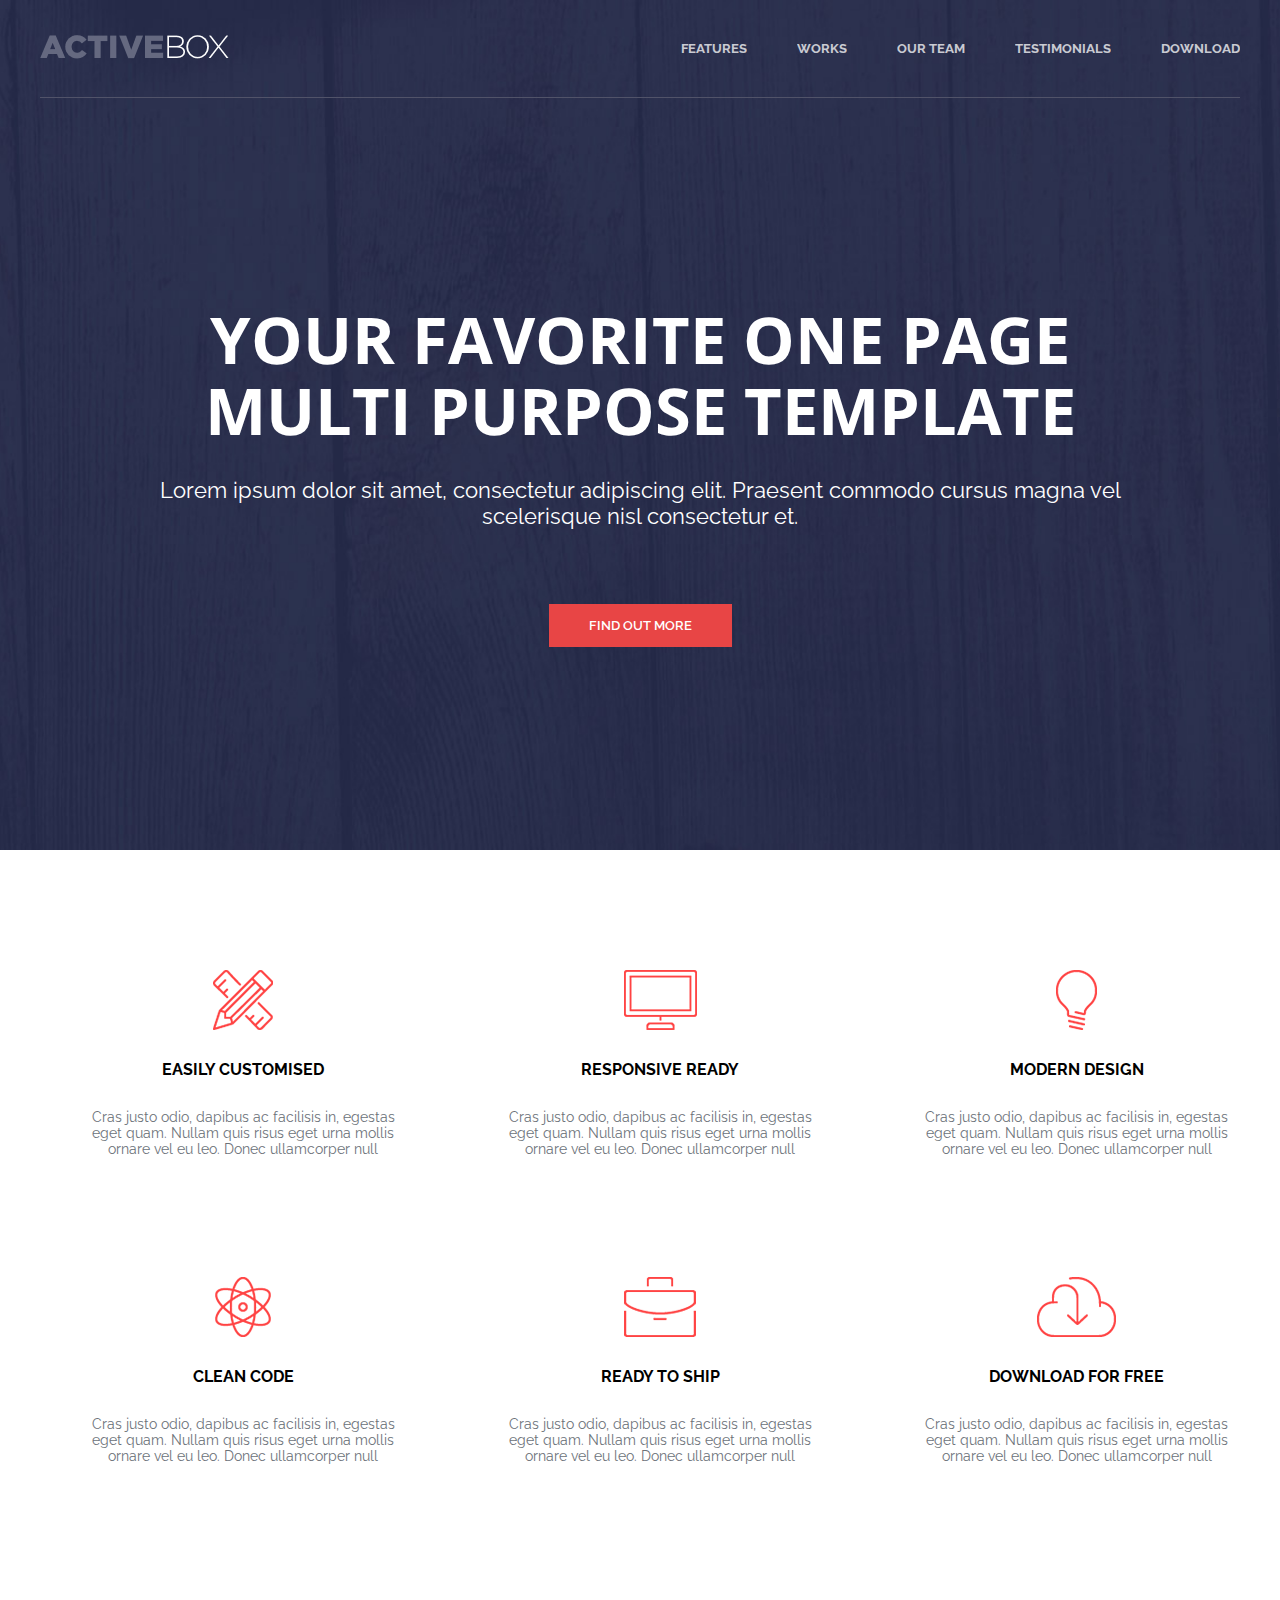
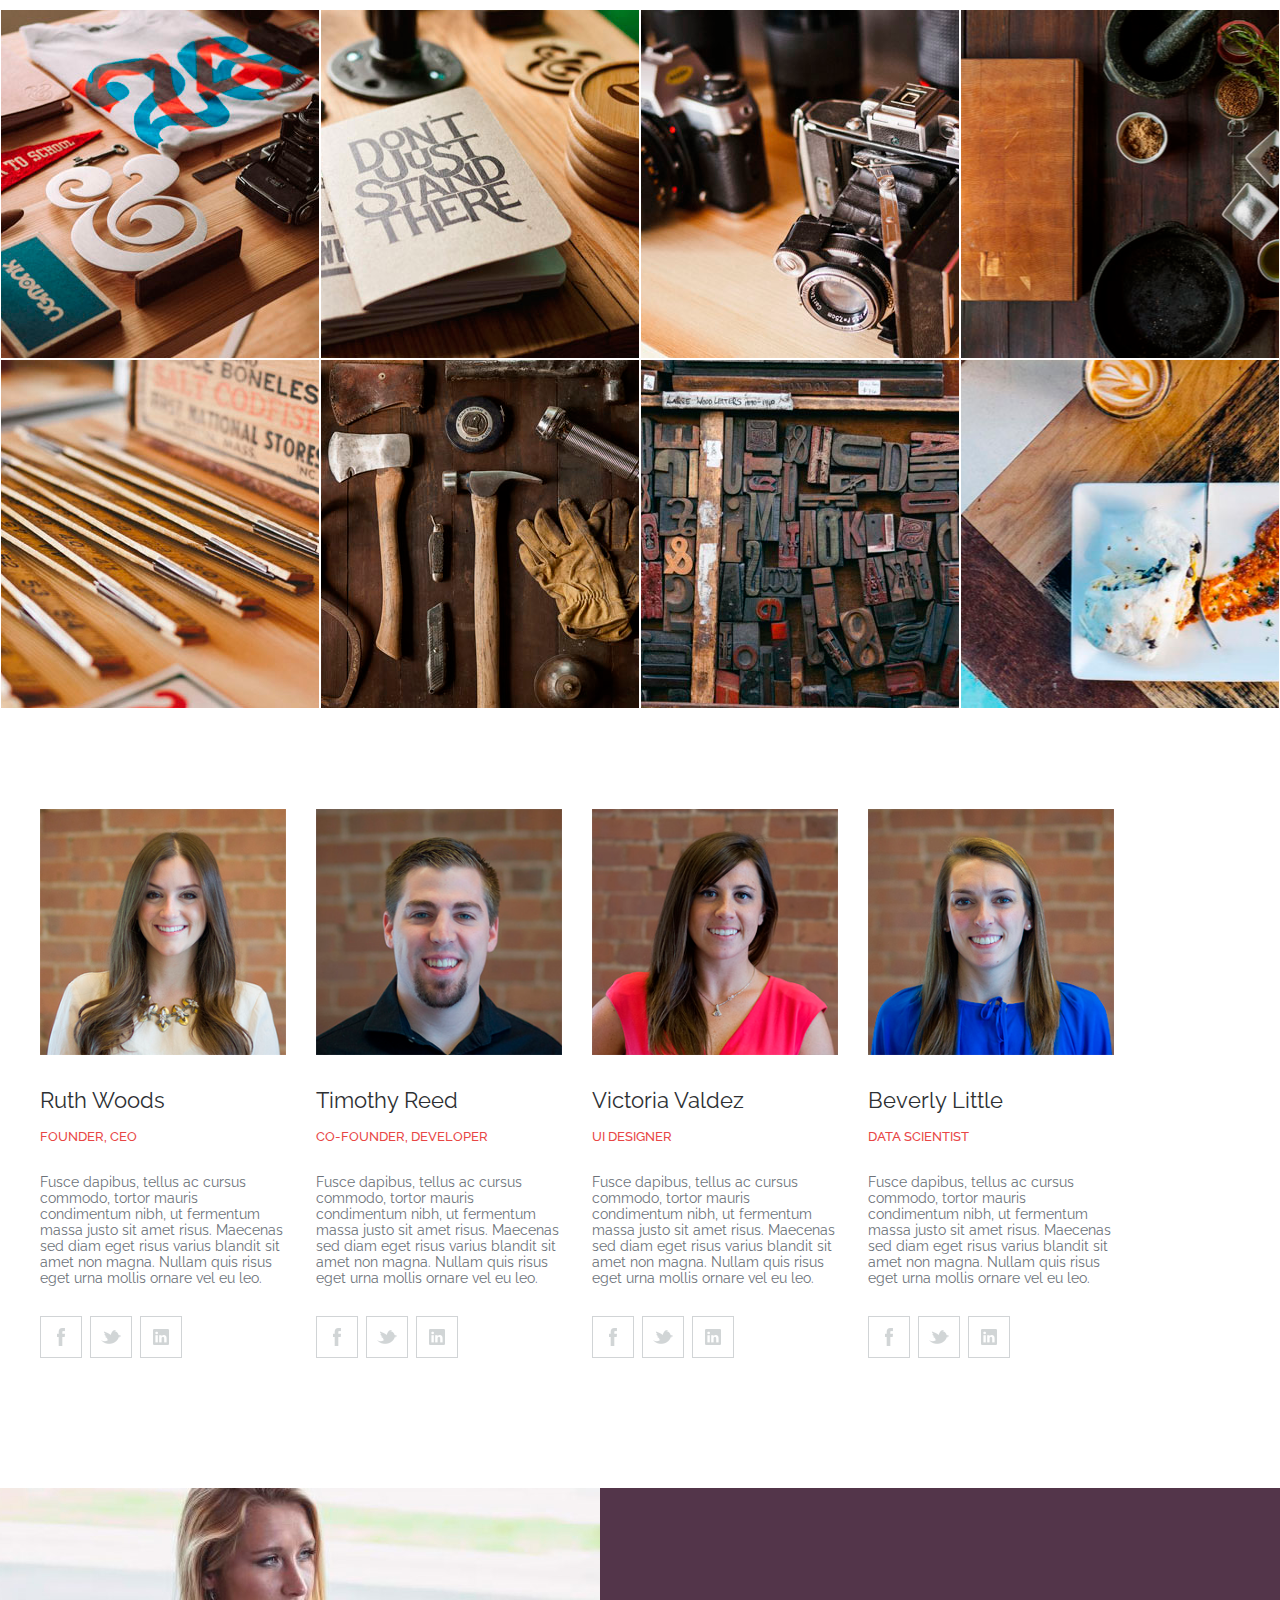
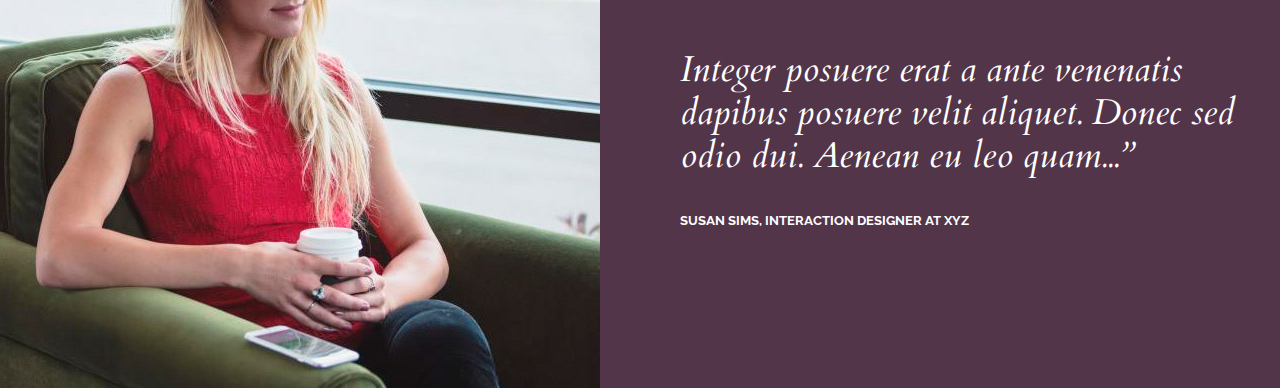
<file: ActiveBox/index.html>
<!DOCTYPE html>
<html lang="en">
<head>
    <meta charset="UTF-8">
    <link rel="stylesheet" href="assets/css/style.css">
    <link href="https://fonts.googleapis.com/css2?family=Cardo:ital@1&family=Open+Sans:wght@700&family=Raleway:wght@400;600;700&display=swap" rel="stylesheet">
    <title>Danya Boev Company</title>
    </head>
<body>
    <header class="header">
        <div class="container">
            <div class="header__inner">
                <div class="header__logo">
                <img src="assets/images/ActiveBox.png">
                </div>
                <nav class="nav">
                    <a class="nav__link" href="#">FEATURES</a>
                    <a class="nav__link" href="#">WORKS</a>
                    <a class="nav__link" href="#">OUR TEAM</a>
                    <a class="nav__link" href="#">TESTIMONIALS</a>
                    <a class="nav__link" href="#">DOWNLOAD</a>
                    
                </nav>
            </div>
        </div>
    </header>
    
    <div class="intro">
        <div class="container">
            <div class="intro__inner">
        <h1 class="intro__title">
            Your Favorite One Page
Multi Purpose Template</h1>
        <h2 class="intro_subtitle">Lorem ipsum dolor sit amet, consectetur adipiscing elit. Praesent commodo cursus magna
vel scelerisque nisl consectetur et.</h2>
                <a href="#" class="button button--red">Find out more</a>
            </div>
        </div>
    
    </div>
    <div class="container">
        <div class="options">
            <div class="feature1">
            <img src="assets/images/feature1.png" class="center" width="60" height="60">
                <h3>Easily customised</h3>
Cras justo odio, dapibus ac facilisis in, egestas eget quam. Nullam quis risus eget urna mollis ornare vel eu leo. Donec ullamcorper null
        </div>    
            <div class="feature1">
            <img src="assets/images/feature2.png" class="center" width="73" height="60">
                <h3>
                Responsive ready
                </h3>
Cras justo odio, dapibus ac facilisis in, egestas eget quam. Nullam quis risus eget urna mollis ornare vel eu leo. Donec ullamcorper null
            </div>    
            <div class="feature1">
            <img src="assets/images/feature3.png" class="center" width="41" height="60">
                <h3>Modern design</h3>
Cras justo odio, dapibus ac facilisis in, egestas eget quam. Nullam quis risus eget urna mollis ornare vel eu leo. Donec ullamcorper null
        </div>    
        </div>
      </div>
    
    
    
    
    
        <div class="container">
        <div class="options feature2">
            <div class="feature1">
            <img src="assets/images/f4.png" class="center" width="56" height="60">
                <h3>Clean code</h3>
Cras justo odio, dapibus ac facilisis in, egestas eget quam. Nullam quis risus eget urna mollis ornare vel eu leo. Donec ullamcorper null
        </div>    
            <div class="feature1">
            <img src="assets/images/f5.png" class="center" width="72" height="60">
                <h3>
                Ready to ship
                </h3>
Cras justo odio, dapibus ac facilisis in, egestas eget quam. Nullam quis risus eget urna mollis ornare vel eu leo. Donec ullamcorper null
            </div>    
            <div class="feature1">
            <img src="assets/images/f6.png" class="center" width="79" height="60">
                <h3>Download for free</h3>
Cras justo odio, dapibus ac facilisis in, egestas eget quam. Nullam quis risus eget urna mollis ornare vel eu leo. Donec ullamcorper null
        </div>    
        </div>
      </div>
    
    <div class="works">
        <div class="works__item">
            <img class="works__photo" src="assets/images/p1.png">
            <div class="works__content">       <div class="works__title">Project name</div>
                <div class="works__text">
                User Interface Design</div>
            </div>
        </div>
        <div class="works__item">
            <img class="works__photo" src="assets/images/p2.png">
            <div class="works__content">       <div class="works__title">Project name</div>
                <div class="works__text">
                User Interface Design</div>
            </div>
        </div>
        <div class="works__item">
            <img class="works__photo" src="assets/images/p3.png">
            <div class="works__content">       <div class="works__title">Project name</div>
                <div class="works__text">
                User Interface Design</div>
            </div>
        </div>
        <div class="works__item">
            <img class="works__photo" src="assets/images/p4.png">
            <div class="works__content">       <div class="works__title">Project name</div>
                <div class="works__text">
                User Interface Design</div>
            </div>
        </div>
        <div class="works__item">
            <img class="works__photo" src="assets/images/p5.png">
            <div class="works__content">       <div class="works__title">Project name</div>
                <div class="works__text">
                User Interface Design</div>
            </div>
        </div>
        <div class="works__item">
            <img class="works__photo" src="assets/images/p6.png">
            <div class="works__content">       <div class="works__title">Project name</div>
                <div class="works__text">
                User Interface Design</div>
            </div>
        </div>
        <div class="works__item">
            <img class="works__photo" src="assets/images/p7.png">
            <div class="works__content">       <div class="works__title">Project name</div>
                <div class="works__text">
                User Interface Design</div>
            </div>
        </div>
        <div class="works__item">
            <img class="works__photo" src="assets/images/p8.png">
            <div class="works__content">       <div class="works__title">Project name</div>
                <div class="works__text">
                User Interface Design</div>
            </div>
        </div>
    </div>
    
    
    <div class="container">
        <div class="team">
            <div class="team__inner">
            <div class="team__item">
            <img class="team__photo" src="assets/images/team1.png">
            <div class="team__name">Ruth Woods
            </div>
            <div class="team__post">founder, ceo
            </div>
            <div class="team__text">                
            Fusce dapibus, tellus ac cursus commodo, tortor mauris condimentum nibh, ut fermentum massa justo sit amet risus. Maecenas sed diam eget risus varius blandit sit amet non magna. Nullam quis risus eget urna mollis ornare vel eu leo.</div>
            <div class="social_icons">
                <a class="social_icons__item" href="#"><img  src="assets/images/facebook.png" ></a>
                <a class="social_icons__item" href="#"><img  src="assets/images/twitter.png" ></a>
                <a href="#" class="social_icons__item"><img  src="assets/images/linkedIn.png"></a>
            </div>
        </div>   
            <div class="team__item">
            <img class="team__photo" src="assets/images/team2.png">
            <div class="team__name">Timothy Reed
            </div>
            <div class="team__post">co-founder, developer
            </div>
            <div class="team__text">                
            Fusce dapibus, tellus ac cursus commodo, tortor mauris condimentum nibh, ut fermentum massa justo sit amet risus. Maecenas sed diam eget risus varius blandit sit amet non magna. Nullam quis risus eget urna mollis ornare vel eu leo.</div>
            <div class="social_icons">
                <a class="social_icons__item" href="#"><img  src="assets/images/facebook.png" ></a>
                <a class="social_icons__item" href="#"><img  src="assets/images/twitter.png" ></a>
                <a href="#" class="social_icons__item"><img  src="assets/images/linkedIn.png"></a>
            </div>
        </div>
            <div class="team__item">
            <img class="team__photo" src="assets/images/team3.png">
            <div class="team__name">Victoria Valdez
            </div>
            <div class="team__post">ui designer
            </div>
            <div class="team__text">                
            Fusce dapibus, tellus ac cursus commodo, tortor mauris condimentum nibh, ut fermentum massa justo sit amet risus. Maecenas sed diam eget risus varius blandit sit amet non magna. Nullam quis risus eget urna mollis ornare vel eu leo.</div>
            <div class="social_icons">
                <a class="social_icons__item" href="#"><img  src="assets/images/facebook.png" ></a>
                <a class="social_icons__item" href="#"><img  src="assets/images/twitter.png" ></a>
                <a href="#" class="social_icons__item"><img  src="assets/images/linkedIn.png"></a>
            </div>   
        </div>
            <div class="team__item">
            <img class="team__photo" src="assets/images/team4.png">
            <div class="team__name">Beverly Little
            </div>
            <div class="team__post">Data scientist
            </div>
            <div class="team__text">                
            Fusce dapibus, tellus ac cursus commodo, tortor mauris condimentum nibh, ut fermentum massa justo sit amet risus. Maecenas sed diam eget risus varius blandit sit amet non magna. Nullam quis risus eget urna mollis ornare vel eu leo.</div>
            <div class="social_icons">
                <a class="social_icons__item" href="#"><img  src="assets/images/facebook.png" ></a>
                <a class="social_icons__item" href="#"><img  src="assets/images/twitter.png" ></a>
                <a href="#" class="social_icons__item"><img  src="assets/images/linkedIn.png"></a>
            </div>
        </div>   
        </div>
    </div>
    </div>
    
    <div class="reviews">
        <div class="container">
            <div class="reviews__item">
                <div class="reviews__photo">
                    <img  class="reviews__img" src="assets/images/PHOTO.jpg">
                </div>
                <div class="reviews__content">
                    <div class="reviews__text">
                    Integer posuere erat a ante venenatis dapibus posuere velit aliquet. Donec sed odio dui. Aenean eu leo quam...”
                    </div>
                    <div class="reviews__author">Susan sims, interaction designer at xyz </div>
                </div>
            </div>
        </div>
    </div>
    
</body>
</html>
</file>
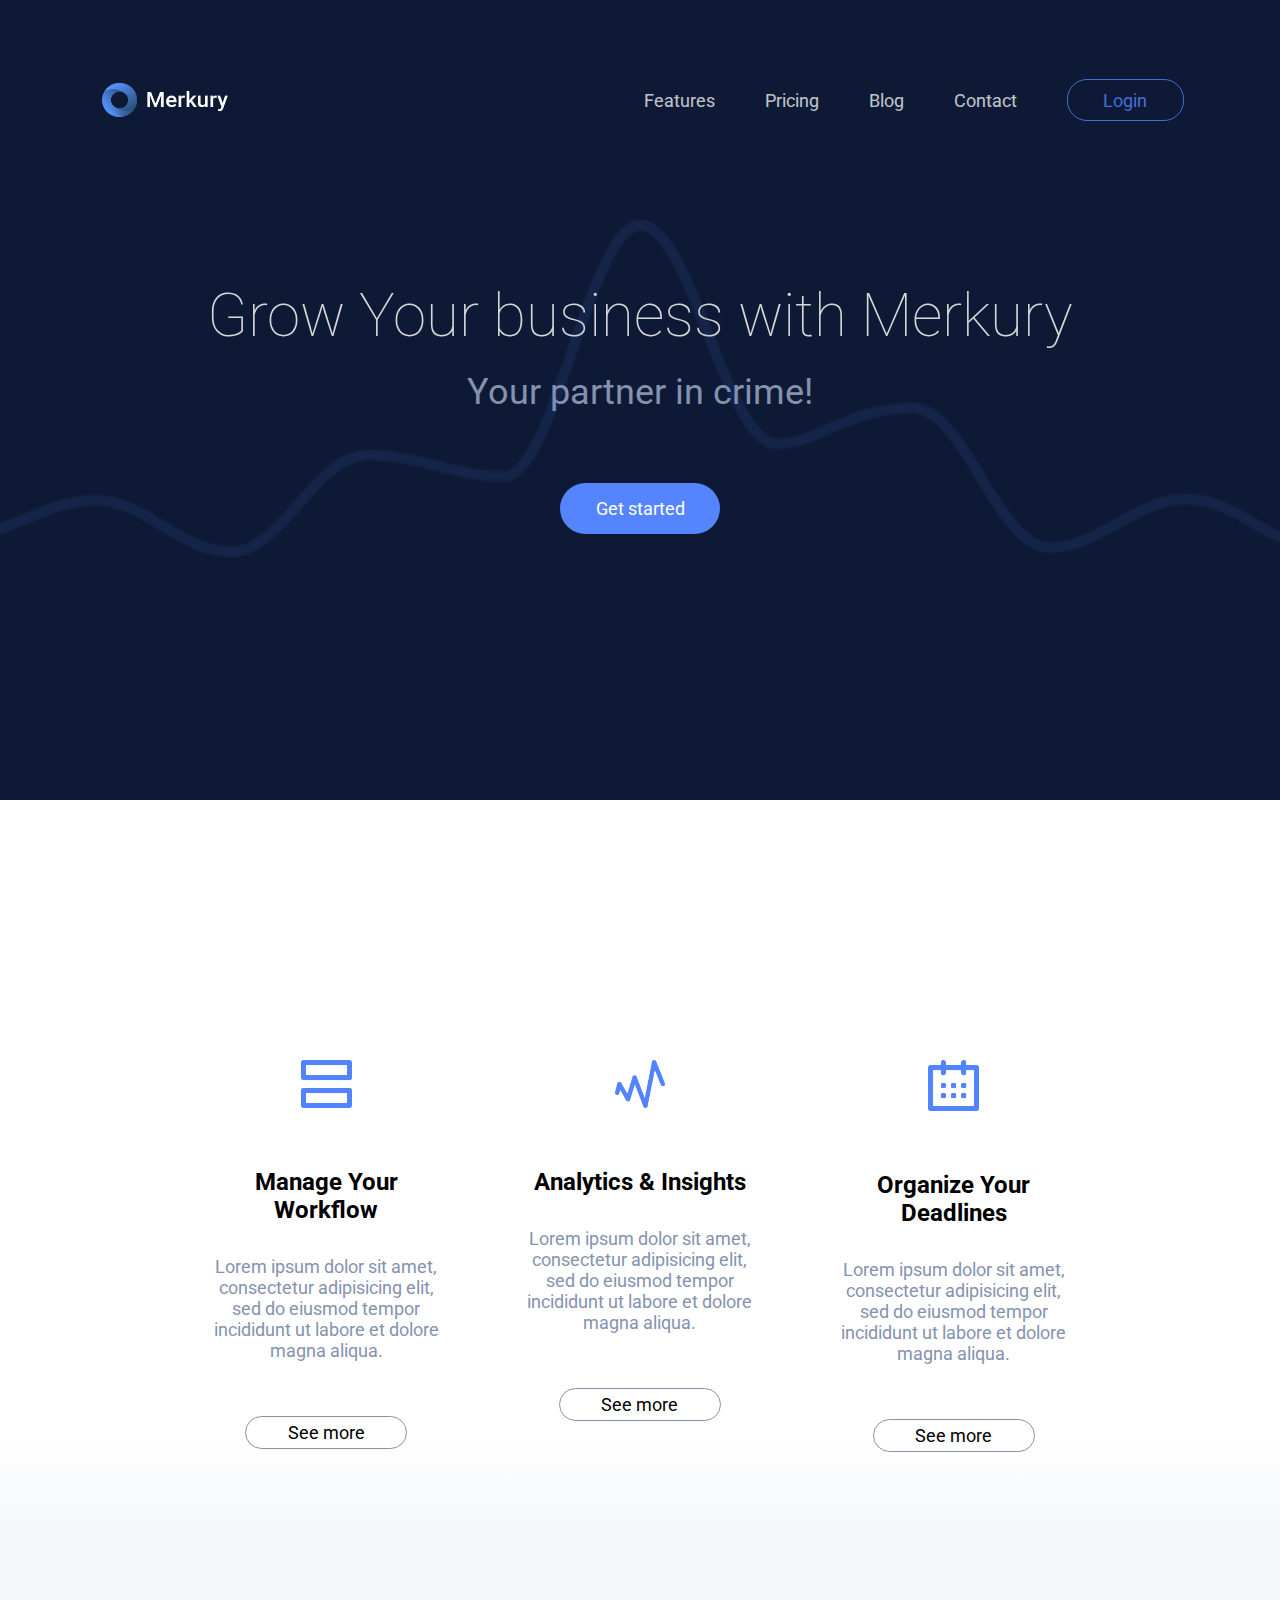
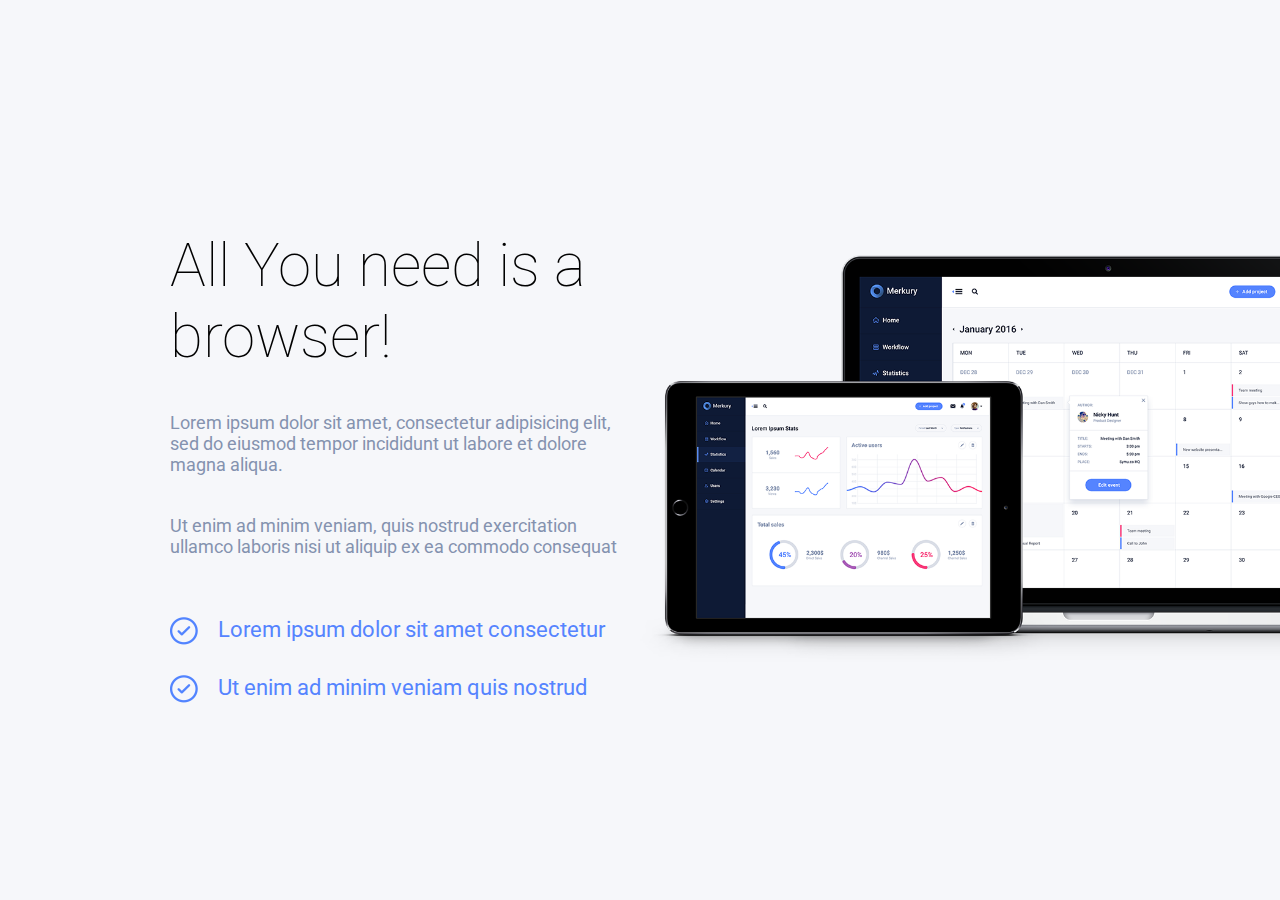
<file: Mercury/index.html>
<!DOCTYPE html>
<html lang="en">

<head>
    <link rel="stylesheet" href="assets/css/style.css">
    <link href="https://fonts.googleapis.com/css2?family=Roboto:wght@100;400;700&display=swap" rel="stylesheet">
    <meta charset="utf-8">
    <meta name="viewport" content="width=device-width, initial-scale=1.0">
    <title></title>
</head>

<body>
    <header class="header">
        <img src="assets/images/Graph.png" class="graph">
        <div class="header__inner">
            <div class="header__inner_items">
                <div class="header__logo">
                    <img src="assets/images/Logo.png" class="header__logo__photo">
                </div>
                <nav class='nav'>
                    <a href="#" class="nav__link">Features</a>
                    <a href="#" class="nav__link">Pricing</a>
                    <a href="#" class="nav__link">Blog</a>
                    <a href="#" class="nav__link">Contact</a>
                </nav>
            </div>
            <a class="login" href="#">
                <div class='login_button'>Login</div>
            </a>
        </div>
    </header>
    <div class='home'>
        <div class='home__title'>
            Grow Your business with Merkury
        </div>
        <div class="home__subtitle">
            Your partner in crime!
        </div>
        <div class="start_button">
            <a href="#" class="start_button__text">
                Get started
            </a>
        </div>
    </div>
    <div class="features">
        <div class="features__container">
            <div class="features__item">
                <img src="assets/images/feature1.png" class="features__item__picture">
                <div class="features__item__title">Manage Your Workflow</div>
                <div class="features__item__subtitle">Lorem ipsum dolor sit amet, consectetur adipisicing elit, sed do eiusmod tempor incididunt ut labore et dolore magna aliqua. </div>
                <a class="features__button__border" href="#">See more</a>
            </div>
            <div class="features__item">
                <img src="assets/images/feature2.png" class="features__item__picture">
                <div class="features__item__title">Analytics & Insights</div>
                <div class="features__item__subtitle">Lorem ipsum dolor sit amet, consectetur adipisicing elit, sed do eiusmod tempor incididunt ut labore et dolore magna aliqua. </div>
                <a class="features__button__border" href="#">See more</a>
            </div>
            <div class="features__item">
                <img src="assets/images/Inteligentny%20obiekt%20wektorowy.png" class="features__item__picture">
                <div class="features__item__title">Organize Your Deadlines</div>
                <div class="features__item__subtitle">Lorem ipsum dolor sit amet, consectetur adipisicing elit, sed do eiusmod tempor incididunt ut labore et dolore magna aliqua. </div>
                <a class="features__button__border" href="#">See more</a>
            </div>
        </div>
    </div>
     <div class="gradient1"></div>
    <div class="browser">
        <div class="browser__inner">
            <div class="browser__title">
                All You need is a browser!
            </div>
            <div class="browser__subtitle">
                Lorem ipsum dolor sit amet, consectetur adipisicing elit, sed do eiusmod tempor incididunt ut labore et dolore magna aliqua.
            </div>
            <div class="browser__subtitle" id="kek">

                Ut enim ad minim veniam, quis nostrud exercitation ullamco laboris nisi
                ut aliquip ex ea commodo consequat
            </div>
            <div class="browser__features">
            <img src="assets/images/checked6.png" class="browser__features__pic">
            <div class="browser__features__text">Lorem ipsum dolor sit amet consectetur</div>
            </div>
            <div class="browser__features">
            <img src="assets/images/checked6.png" class="browser__features__pic">
            <div class="browser__features__text">Ut enim ad minim veniam quis nostrud</div>
            </div>
        </div>
        <div class="browser__pic">
            <img src='assets/images/Grupa%202.png' class="grupa2">
        </div>
    </div>
</body>

</html>
</file>
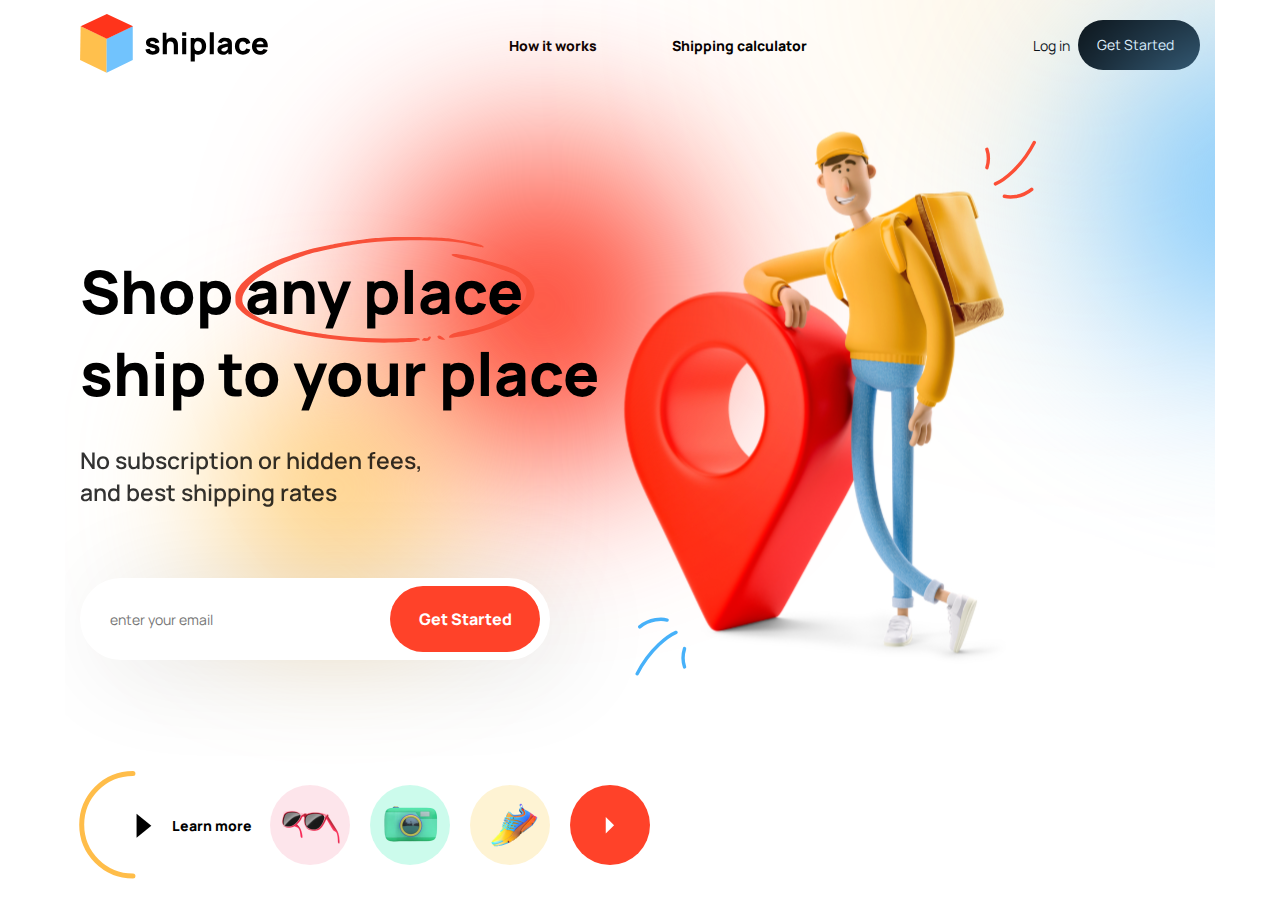
<file: shiplace/index.html>
<!DOCTYPE html>
<html lang="en">
<head>
    <meta charset="UTF-8">
    <meta http-equiv="X-UA-Compatible" content="IE=edge">
    <meta name="viewport" content="width=device-width, initial-scale=1.0">
    <link rel="stylesheet" href="css/style.css">
    <style>
        @import url('https://fonts.googleapis.com/css2?family=Manrope:wght@400;600;700;800&display=swap');
    </style>
    <title>Document</title>
</head>
<body>
    <div class="wrapper">
        <div class="container">
            <header class="header">

                <a href="" class="wrapper__logo">
                        <img src="img/Logo.svg" alt="">
                </a>

                <input type="checkbox" id="gamburger">

                <div class="wrapper__nav">
                    <ul>
                        <li>
                            <a href="">
                                <p class="wrapper__nav__text">How it works</p>
                            </a> </li>
                        <li>
                            <a href="">
                                <p class="wrapper__nav__text">Shipping calculator</p>
                            </a>
                        </li>
                    </ul>
                </div>
        
                <div class="wrapper__btns">
                    <div class="wrapper__btns__login">
                        <a href="">
                            <p class="wrapper__btns__login__text">Log in</p>
                        </a>
                    </div>
        
                    <div class="wrapper__btns__start">
                        <a href="">
                            <p class="wrapper__btns__start__text">Get Started</p>
                        </a>
                    </div>
                </div>
                <div class="gamburger-btn">
                        <label for="gamburger">
                            <span></span>
                            <span></span>
                            <span></span>
                        </label>
                </div>
            </header>
    
            <main class="main">
                <div class="main__content">
                    <div class="main__content__title">
                        <p>Shop any place <br> ship to your place</p> 
                    </div>
                    <div class="main__content__subtitle">
                       <p>No subscription or hidden fees, <br> and best shipping rates</p> 
                    </div>
                    <div class="main__content__input_email">
                        <input type="text" id="email-enter" placeholder="enter your email">
                        <div class="main__content__input_email__btn">
                           <p>Get Started</p> 
                        </div>
                    </div>
                    <div class="main__content__icons">
                        <a href="">
                            <div class="main__content__icons__learn-more">
                                <img src="img/main/semicircle.svg" alt="">
                                <img src="img/main/play.svg" alt="">
                                <p>Learn more</p>
                            </div>
                        </a>

                        <a href="">
                            <div class="main__content__icons__glasses">
                                <img src="img/main/glasses.png" alt="">
                            </div>
                        </a>

                        <a href="">
                            <div class="main__content__icons__camera">
                                <img src="img/main/camera.png" alt="">
                            </div>
                        </a>

                        <a href="">
                            <div class="main__content__icons__shoes">
                                <img src="img/main/shoes.png" alt="">
                            </div>
                        </a>

                        <a href="">
                            <div class="main__content__icons__next">
                                <img src="img/main/arrow.svg" alt="">
                            </div>
                        </a>
                    </div>
                </div>
                <div class="background-image">
                    <img src="img/Illustration.svg" alt="">
                </div>

            </main>

            <div class="container-2">
                <div class="ellipse-1">
                </div>
                <div class="ellipse-2">
                </div>
                <div class="ellipse-3">
                </div>
                <div class="ellipse-4">
                </div>
            </div>

            <div class="marker-1">
                <img src="img/main/marker.svg" alt="">
            </div>
            <div class="marker-2">
                <img src="img/main/marker-2.svg" alt="">
            </div>
            <div class="marker-3">
                <img src="img/main/marker-3.svg" alt="">
            </div>
        </div>
    </div>
</body>
</html>
</file>
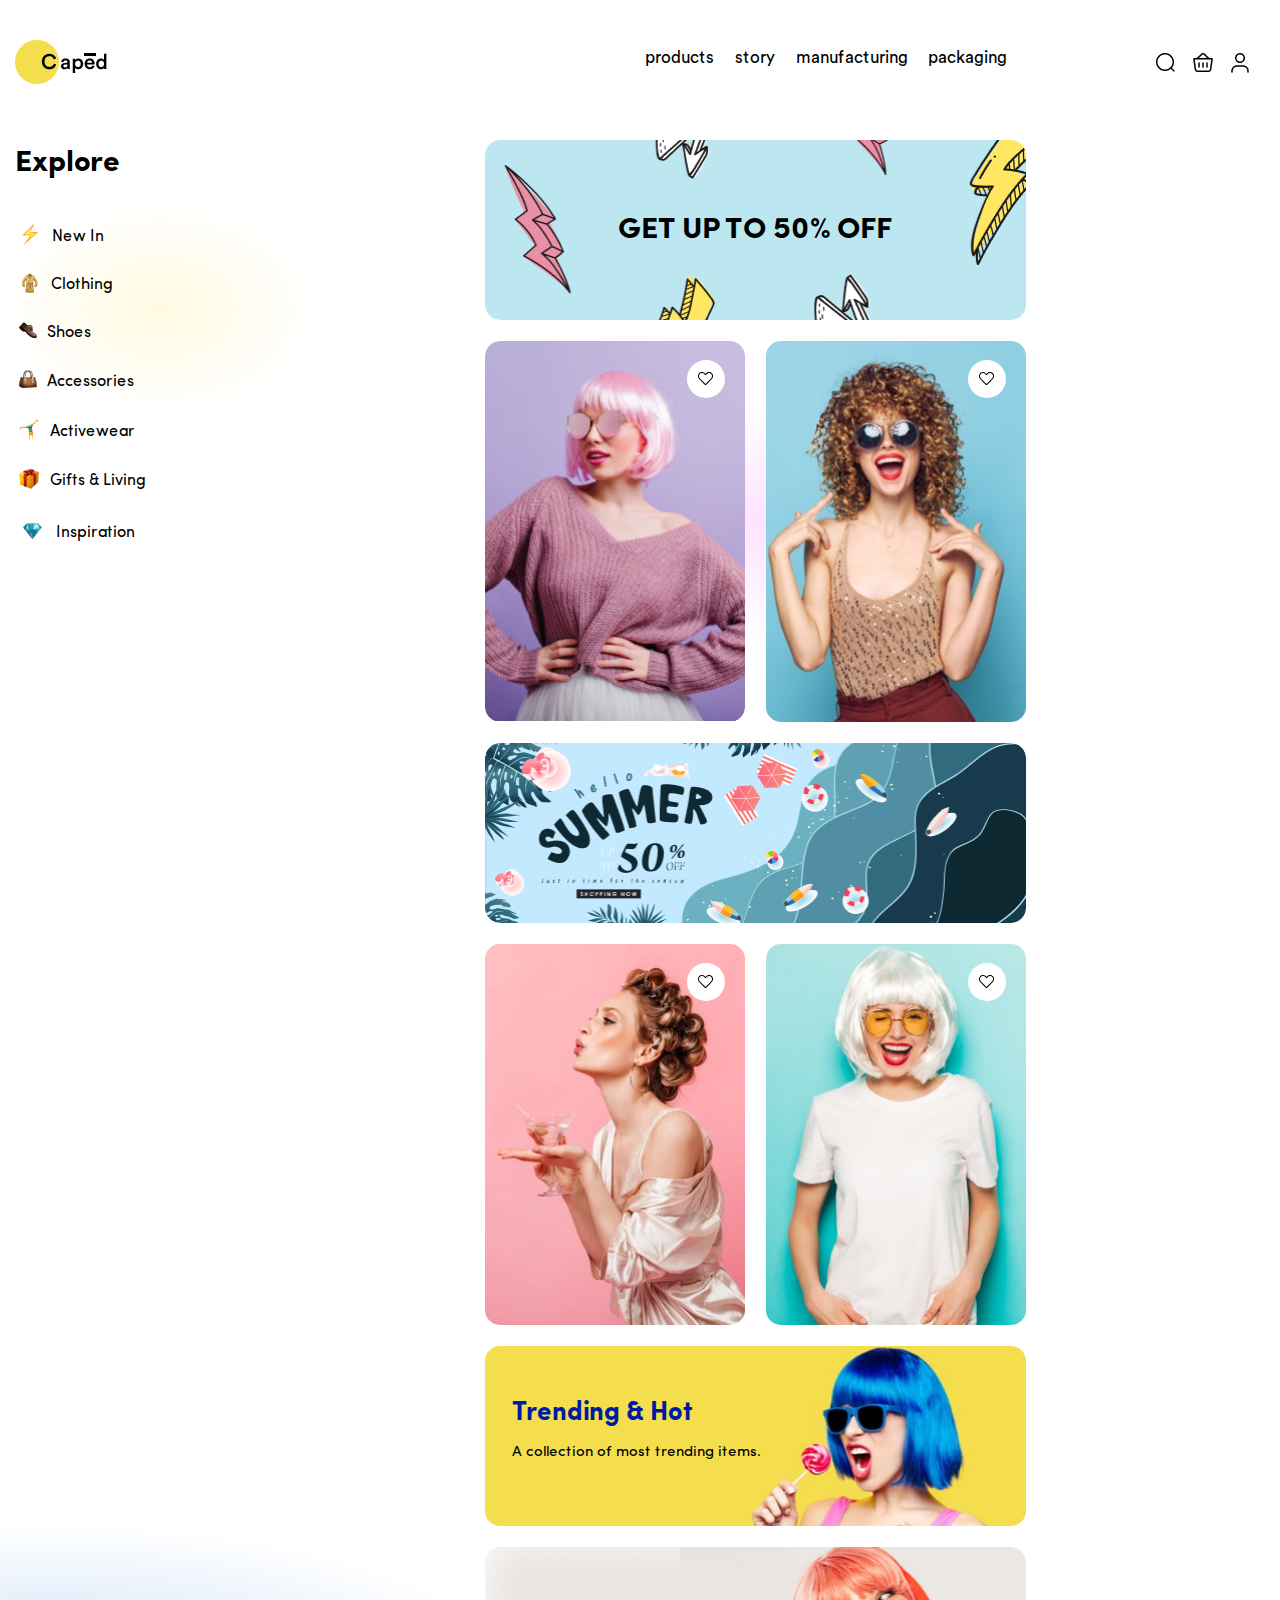
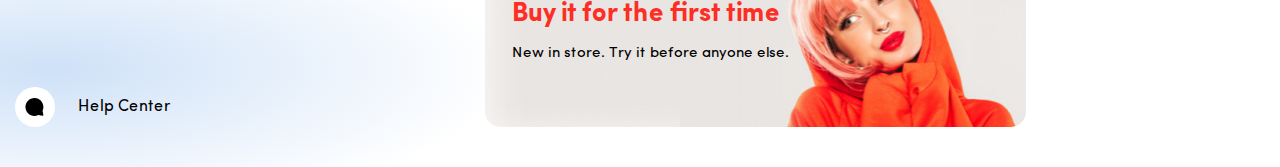
<file: wigs/index.html>
<!DOCTYPE html>
<html lang="en">
<head>
    <meta charset="UTF-8">
    <meta http-equiv="X-UA-Compatible" content="IE=edge">
    <meta name="viewport" content="width=device-width, initial-scale=1.0">
    <title>Document</title>
    <link rel="stylesheet" href="css/style.css">
</head>
<body>
    <div class="wrapper">
        <aside class="sidebar" >
            <div class="sidebar__logo">
                <a href="">
                    <img src="img/sidebar/logo.png" alt="">
                </a>
            </div>

            <div class="sidebar__title">
                Explore
            </div>

            <div class="sidebar__nav">
                <div class="sidebar__nav__item">
                    <a href="" class="">
                        <div class="sidebar__nav__item__icon">
                            <img src="img/sidebar/zap.png" alt="">
                        </div>
                        <div class="sidebar__nav__item__title">
                            New In
                        </div>
                    </a>
                    
                </div>
                
                <div class="sidebar__nav__item">
                    <a href="" class="">
                        <div class="sidebar__nav__item__icon">
                            <img src="img/sidebar/jacket.png" alt="">
                        </div>
                        <div class="sidebar__nav__item__title">
                            Clothing
                        </div>
                    </a>
                    
                </div>
                
                <div class="sidebar__nav__item">
                    <a href="" class="">
                        <div class="sidebar__nav__item__icon">
                            <img src="img/sidebar/shoes.png" alt="">
                        </div>
                        <div class="sidebar__nav__item__title">
                            Shoes
                        </div>
                    </a>
                    
                </div>

                <div class="sidebar__nav__item">
                    <a href="" class="">
                        <div class="sidebar__nav__item__icon">
                            <img src="img/sidebar/bag.png" alt="">
                        </div>
                        <div class="sidebar__nav__item__title">
                            Accessories
                        </div>
                    </a>
                    
                </div>

                <div class="sidebar__nav__item">
                    <a href="" class="">
                        <div class="sidebar__nav__item__icon">
                            <img src="img/sidebar/athletics.png" alt="">
                        </div>
                        <div class="sidebar__nav__item__title">
                            Activewear
                        </div>
                    </a>
                    
                </div>

                <div class="sidebar__nav__item">
                    <a href="" class="">
                        <div class="sidebar__nav__item__icon">
                            <img src="img/sidebar/present.png" alt="">
                        </div>
                        <div class="sidebar__nav__item__title">
                            Gifts & Living
                        </div>
                    </a>
                    
                </div>

                <div class="sidebar__nav__item">
                    <a href="" class="">
                        <div class="sidebar__nav__item__icon">
                            <img src="img/sidebar/diamond.png" alt="">
                        </div>
                        <div class="sidebar__nav__item__title">
                            Inspiration
                        </div>
                    </a>
                    
                </div>
            </div>

            <div class="sidebar__help">
                <a href="" class="sidebar__help">
                    <div class="sidebar__help__icon">
                        <div>
                            <img src="img/sidebar/help.svg" alt="">
                        </div>
                    </div>
                    <div class="sidebar__help__title">
                    Help Center
                    </div>
                </a>
            </div>
        </aside>

        <header class="header">
                    <div class="header__search">
                        <div class="header__search__icon">
                            <img src="img/header/search.png" alt="">
                        </div>
                        <div >
                            <input type="text" name="" id="" placeholder="Search Store" class="header__search__input">
                        </div>
                    </div>
    
                    <div class="header__nav">
                        <ul>
                            <li><a href="">products</a></li>
                            <li><a href="">story</a></li>
                            <li><a href="">manufacturing</a></li>
                            <li><a href="">packaging</a></li>
                        </ul>
                    </div>
    
                    <div class="header__icons">
                        <div class="header__icons__search">
                            <a href="">
                                <img src="img/header/search.png" alt="">
                            </a>
                        </div>
                        <div class="header__icons__basket">
                            <a href="">
                                <img src="img/header/basket.png" alt="">
                            </a>
                        </div>
    
                        <div class="header__icons__person">
                            <a href="">
                                <img src="img/header/person.png" alt="">
                            </a>
                        </div>

                        <div class="hamburger-menu">
                            <input type="checkbox" id="menu__toggle">
                            <label class="menu__btn" for="menu__toggle">
                                <span></span>
                                <span></span>
                                <span></span>
                            </label>

                            <ul class="menu__box">
                                <li><a class="menu__item" href="#">New In</a></li>
                                <li><a class="menu__item" href="#">Clothing</a></li>
                                <li><a class="menu__item" href="#">Shoes</a></li>
                                <li><a class="menu__item" href="#">Accessories</a></li>
                                <li><a class="menu__item" href="#">Activewear</a></li>
                                <li><a class="menu__item" href="#">Gifts & Living</a></li>
                                <li><a class="menu__item" href="#">Inspiration</a></li>
                            </ul>
                        </div>
                </div>
        </header>
    
        <main class="main">
                
                <section class="section">
                    <div class="main__item__horizontal">
                        <a href="">
                            <img src="img/main/W1.png" alt="">
                            <div class="main__item__horizontal-1__title">
                                GET UP TO 50% OFF
                            </div>
                        </a>  
                    </div>
                    <div class="main__item__vertical">
                        <a href="">
                            <img src="img/main/W2.png" alt="">
                        </a>
                        <a href="">
                            <div class="main__item__vertical__like">
                                <img src="img/main/heart.png" alt="">
                            </div>
                        </a>
                    </div>
                    <div class="main__item__vertical">
                        <a href="">
                            <img src="img/main/W3.png" alt="">
                        </a>
                        <a href="">
                            <div class="main__item__vertical__like">
                                <img src="img/main/heart.png" alt="">
                            </div>
                        </a>
                    </div>
                    <div class="main__item__horizontal">
                        <a href="">
                            <img src="img/main/W4.png" alt="">
                        </a>                    
                    </div>
                    <div class="main__item__vertical">
                        <a href="">
                            <img src="img/main/W5.png" alt="">
                        </a>
                        <a href="">
                            <div class="main__item__vertical__like">
                                <img src="img/main/heart.png" alt="">
                            </div>
                        </a>
                    </div>
                    <div class="main__item__vertical">
                        <a href="">
                            <img src="img/main/W6.png" alt="">
                        </a>
                        <a href="">
                            <div class="main__item__vertical__like">
                                <img src="img/main/heart.png" alt="">
                            </div>
                        </a>
                    </div>
                    <div class="main__item__horizontal">
                        <a href="">
                            <img src="img/main/W7.png" alt="">
                            <div class="main__item__horizontal-3__title">
                                Trending & Hot
                            </div>
                            <div class="main__item__horizontal-3__subtitle">
                                A collection of most trending items.
                            </div>
                        </a>
                    </div>
                    <div class="main__item__horizontal">
                        <a href="">
                            <img src="img/main/W8.png" alt="">
                            <div class="main__item__horizontal-4__title">
                                Buy it for the first time
                            </div>
                            <div class="main__item__horizontal-4__subtitle">
                                New in store. Try it before anyone else.
                            </div>
                        </a>
                    </div>
                </section>
        </main>

        <div class="ellipse-1">
        </div>
        <div class="ellipse-2">
        </div>
        <div class="ellipse-3">
        </div>

    </div>
</body>
</html>
</file>
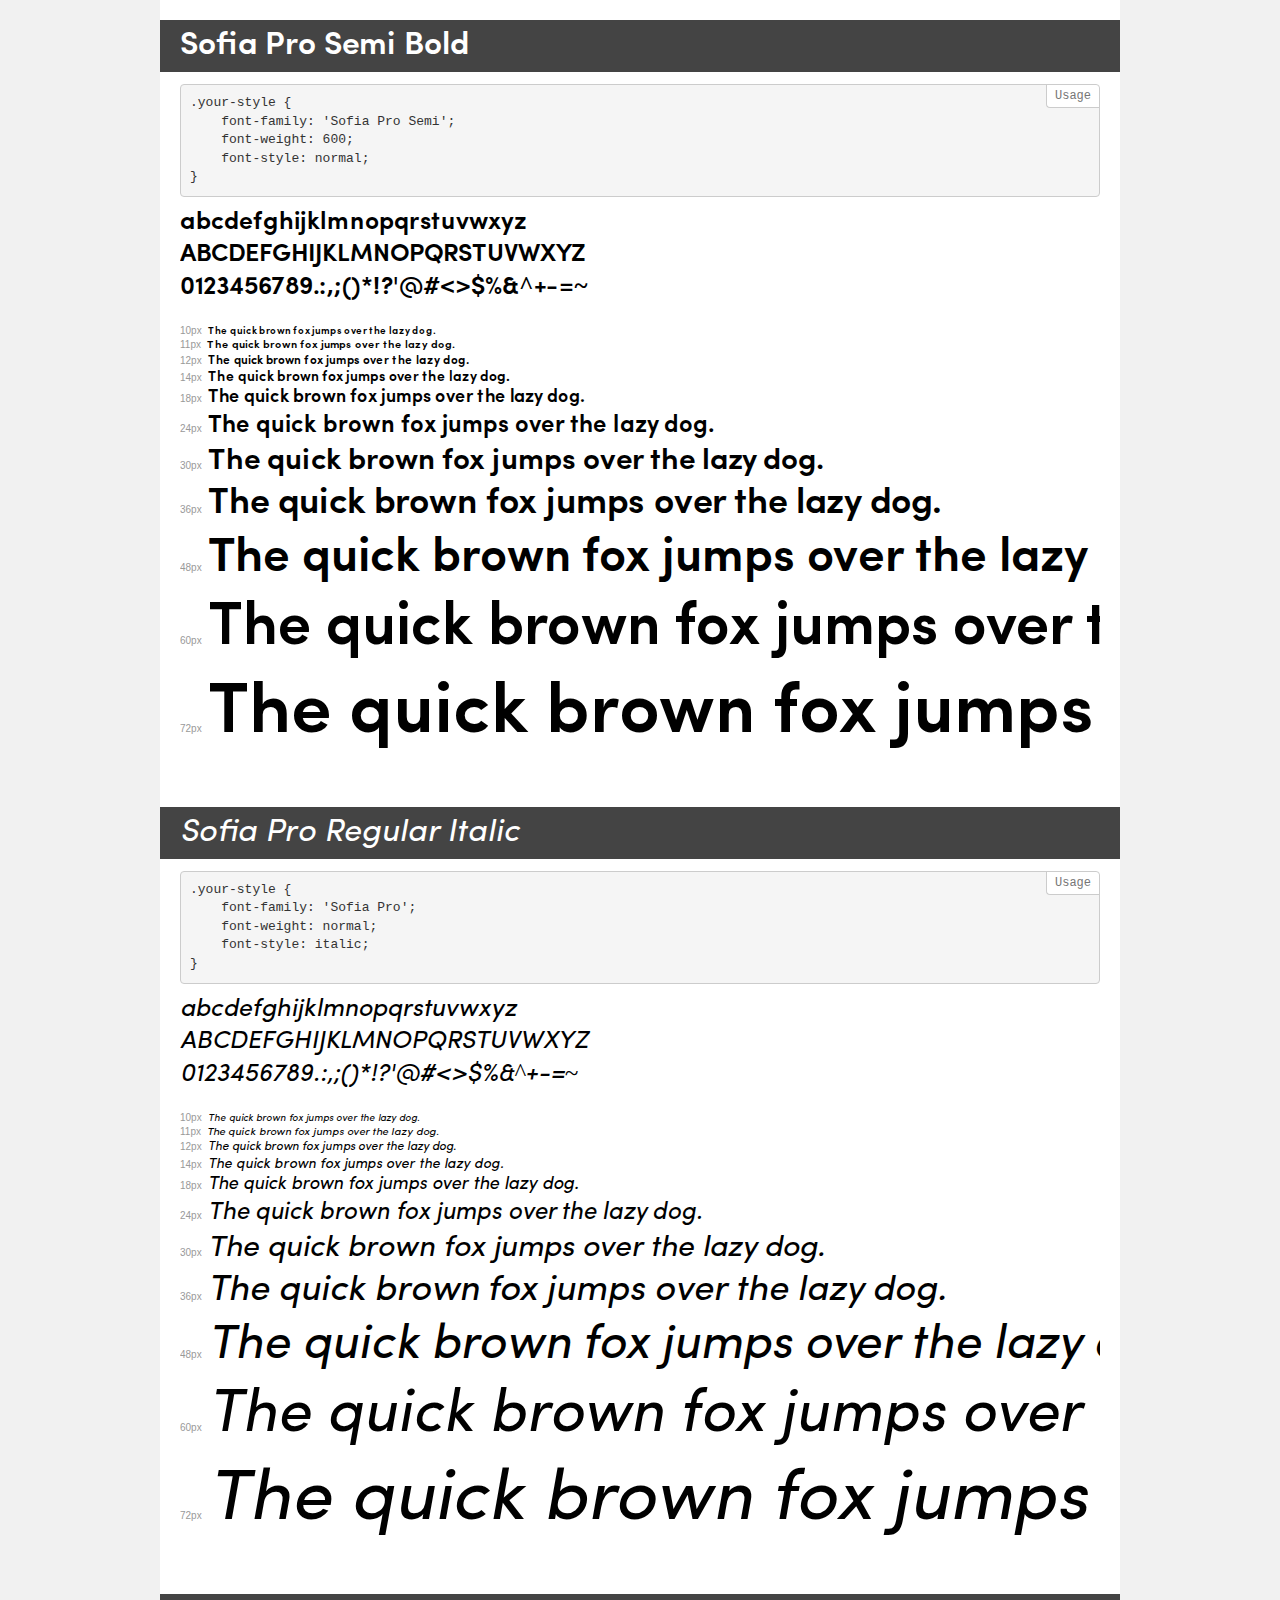
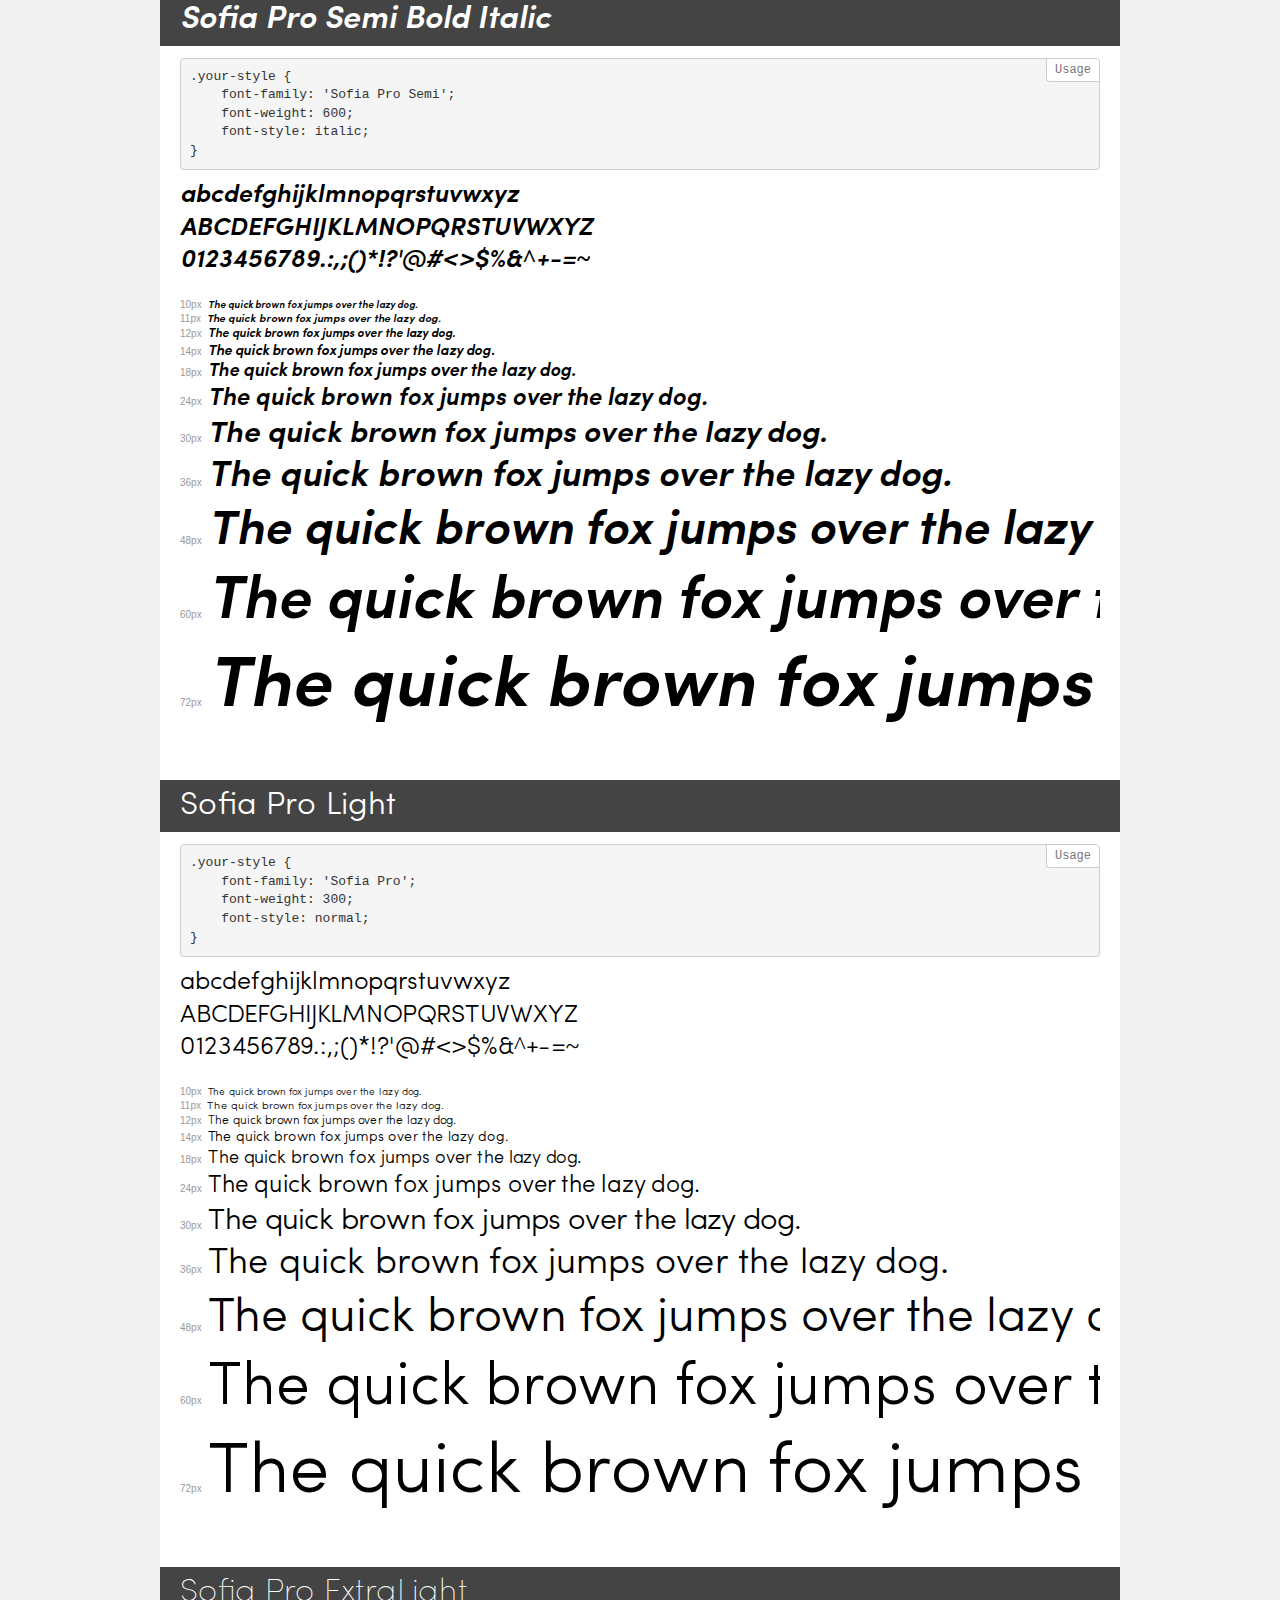
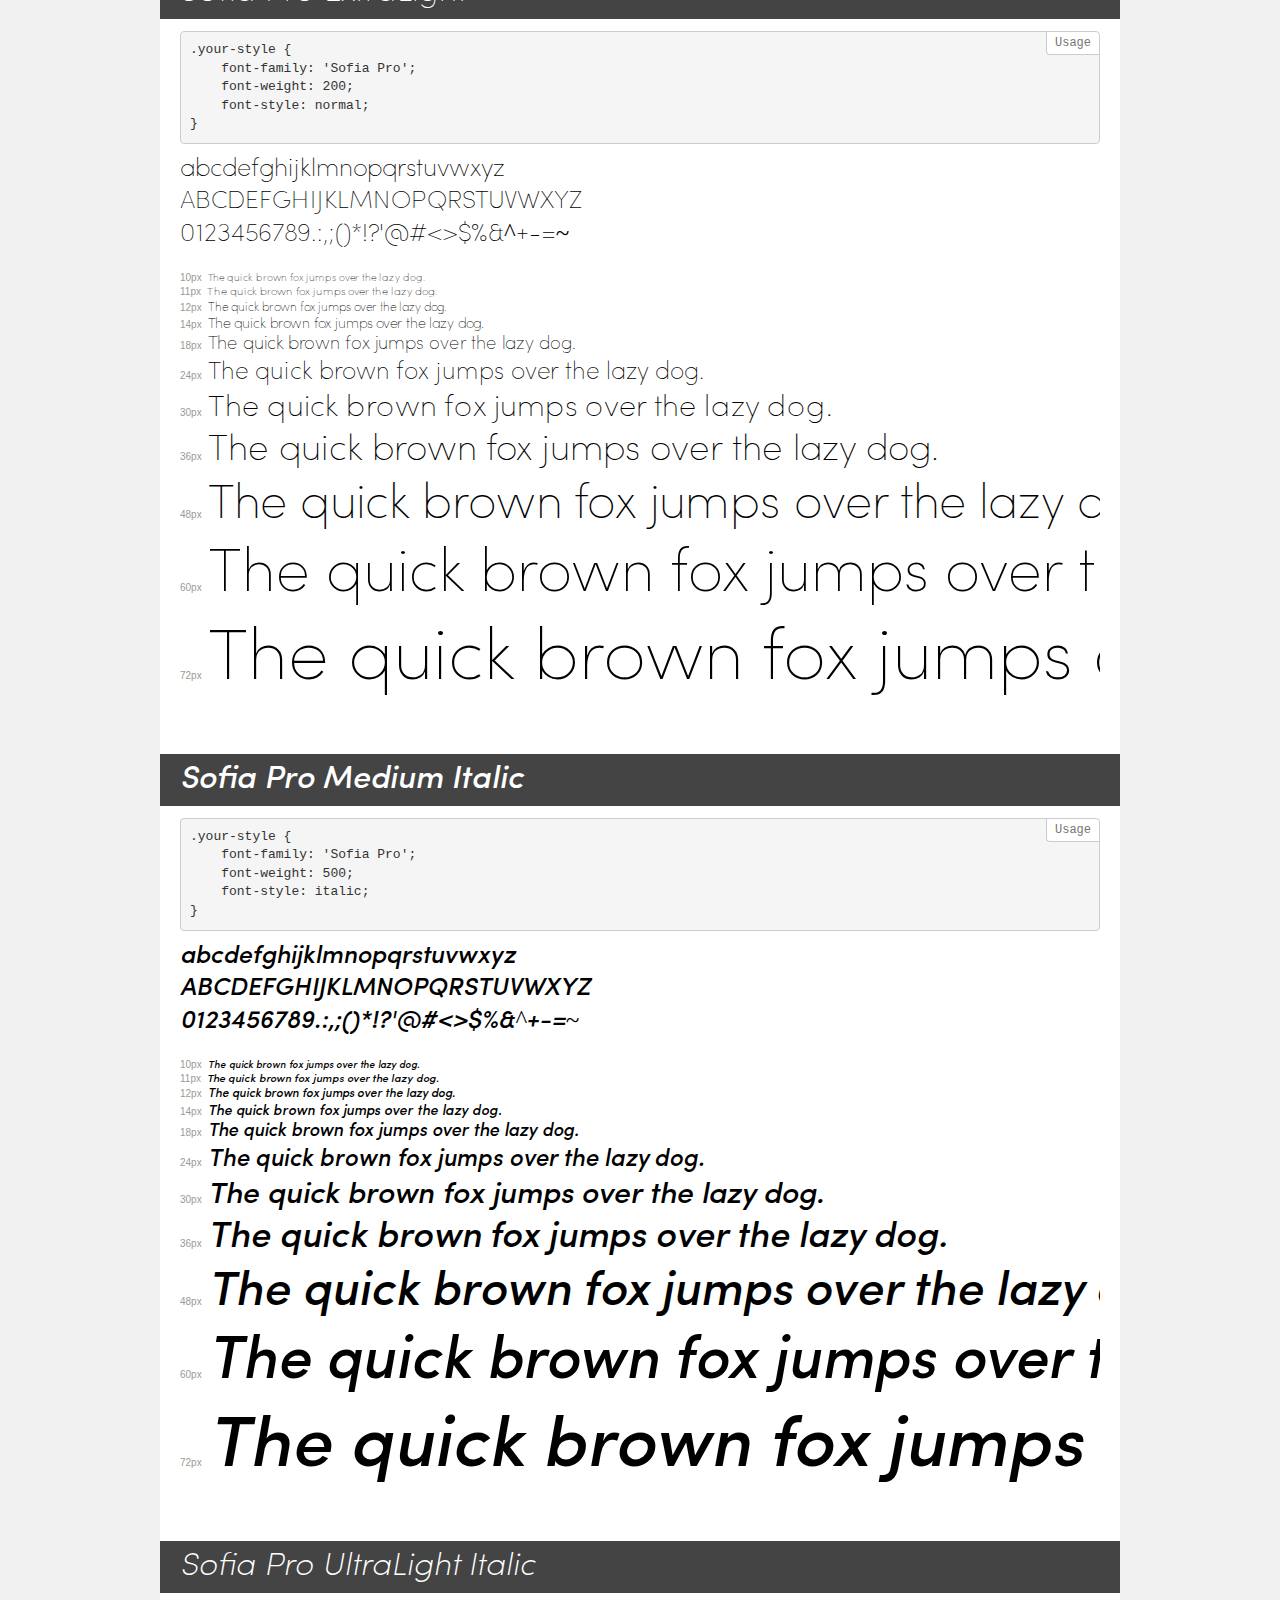
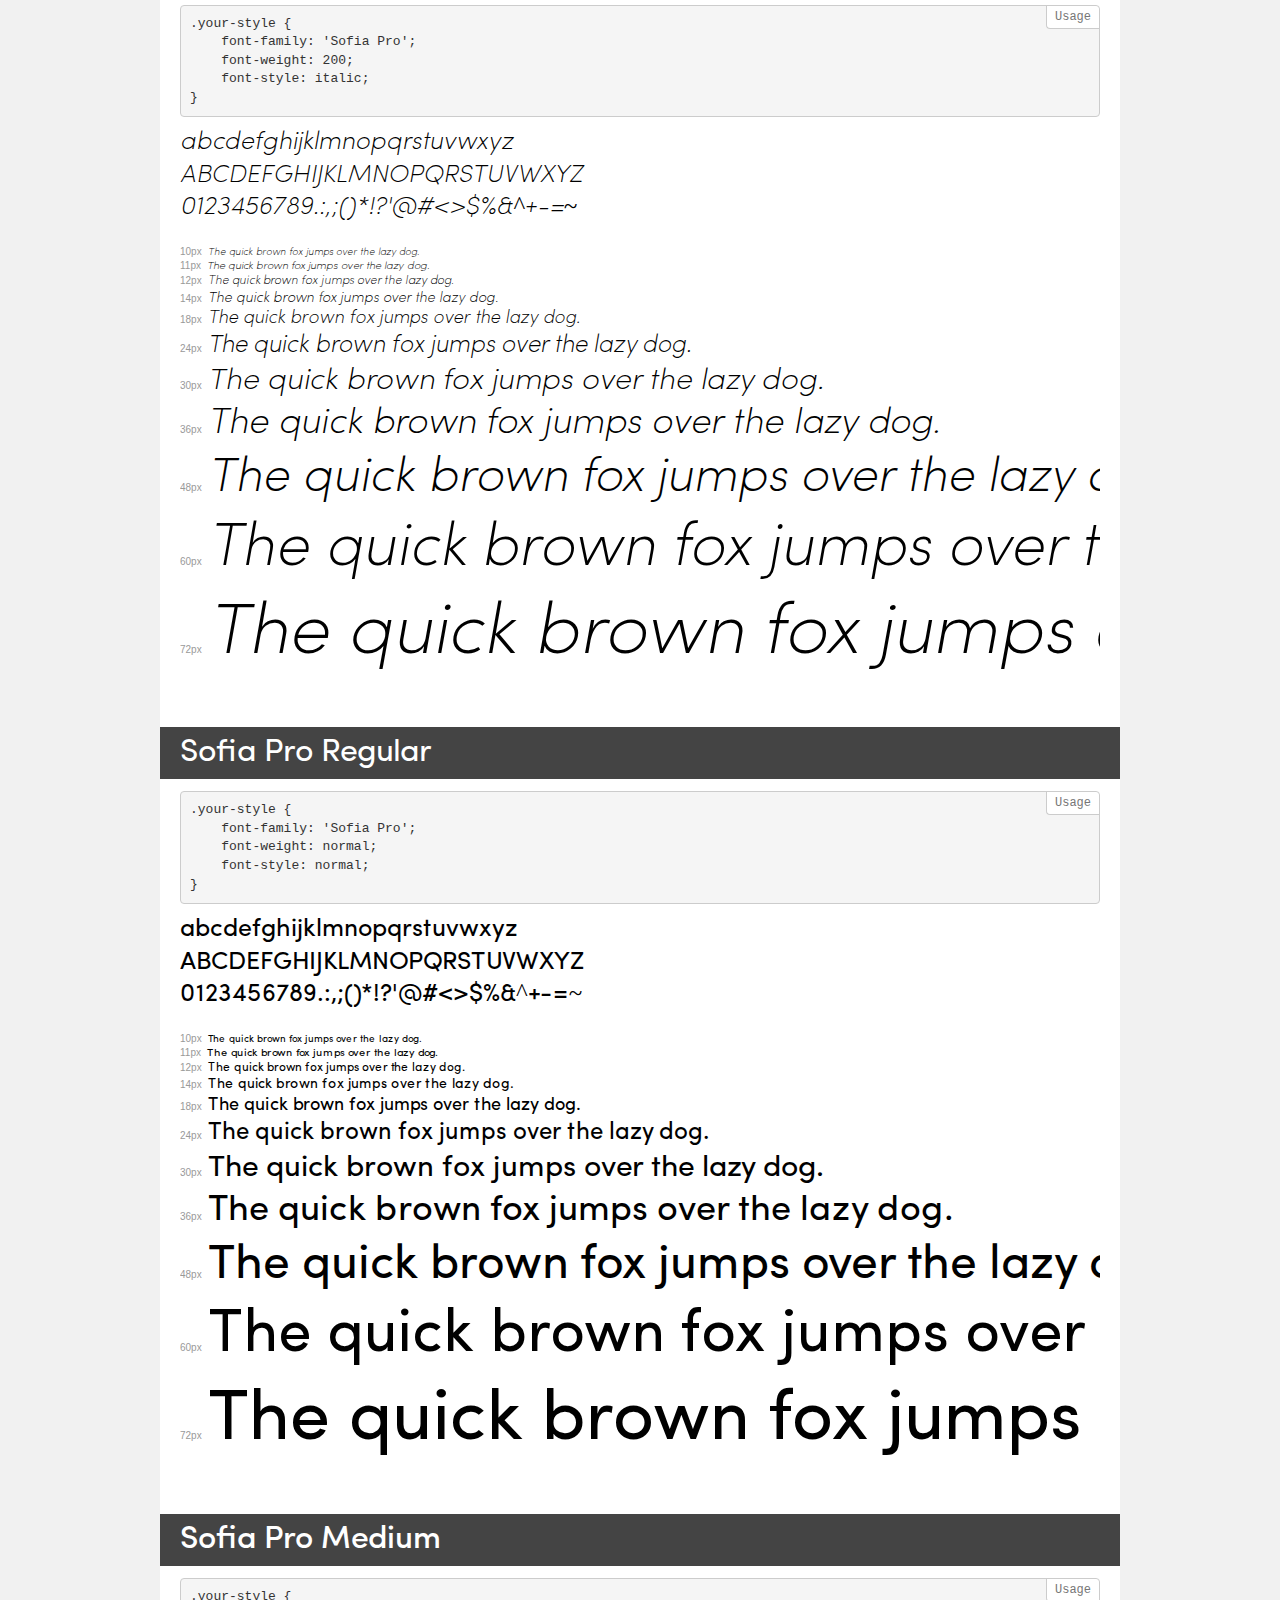
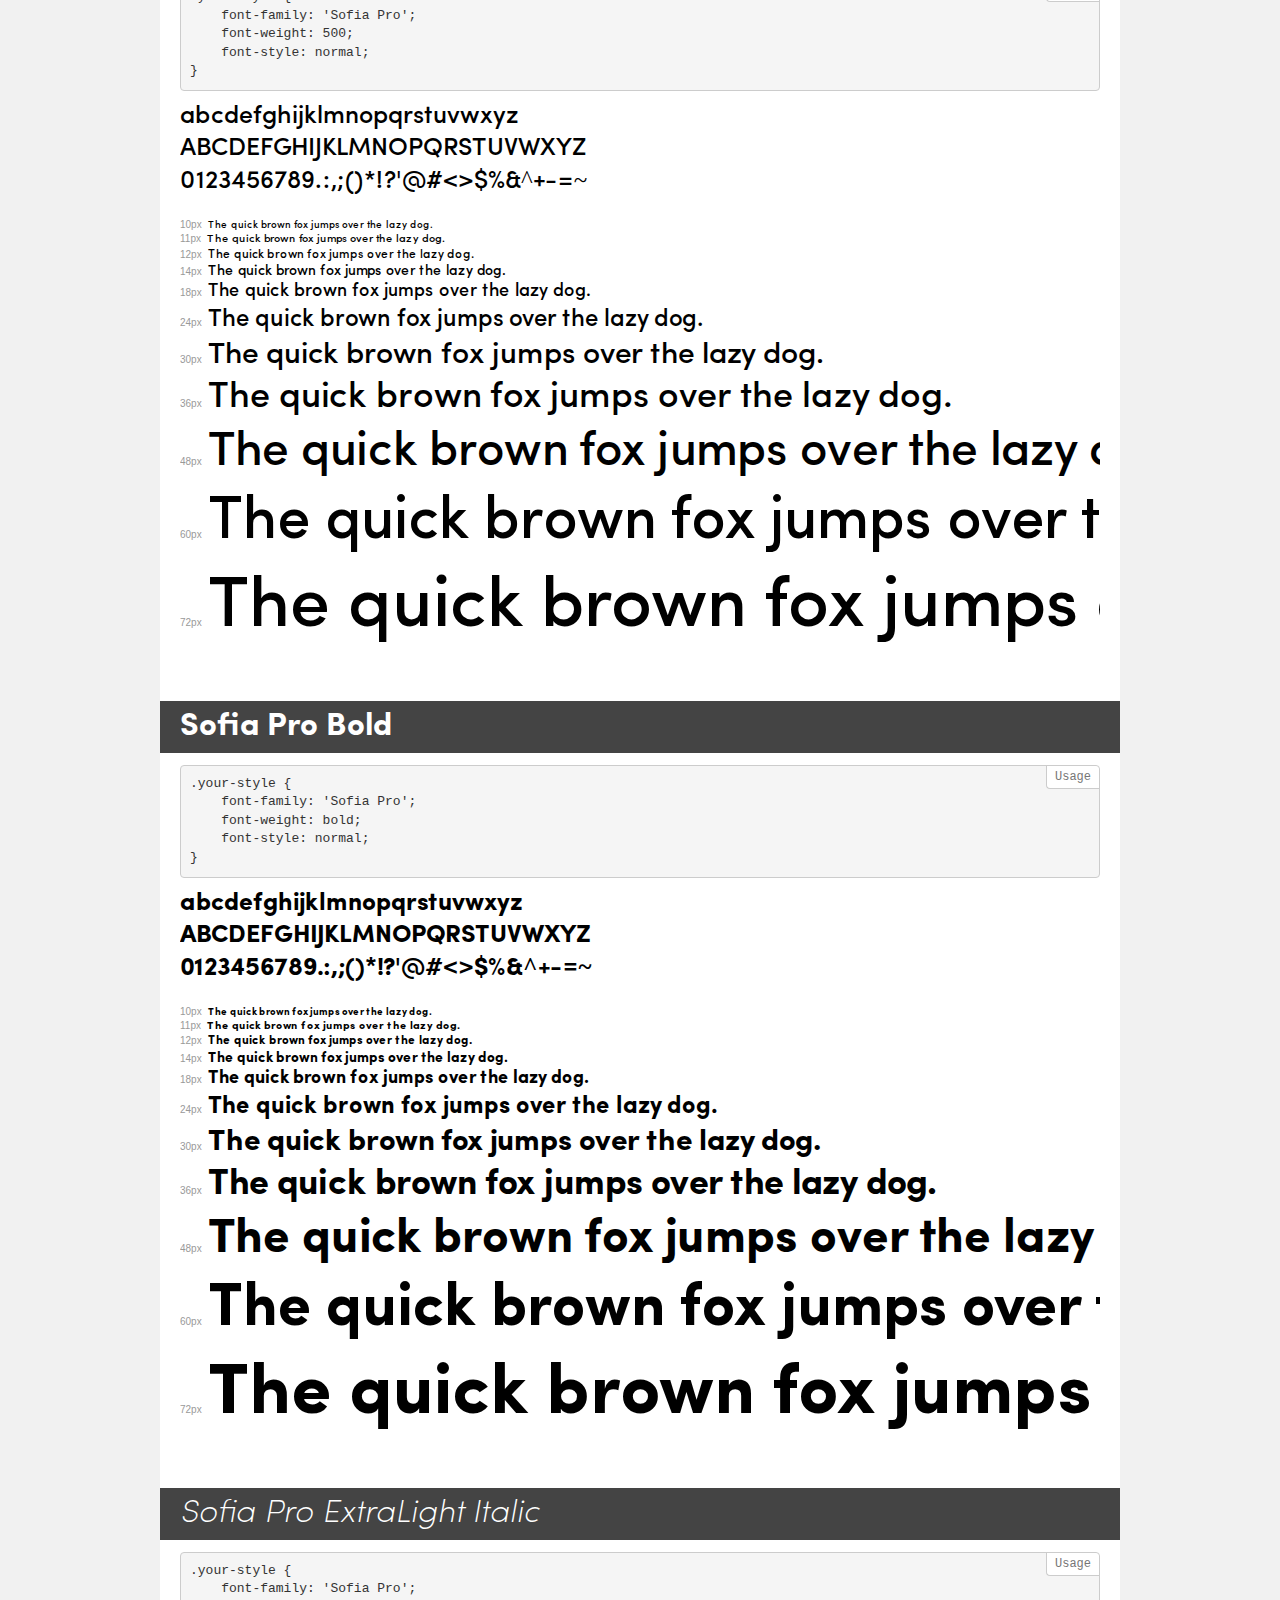
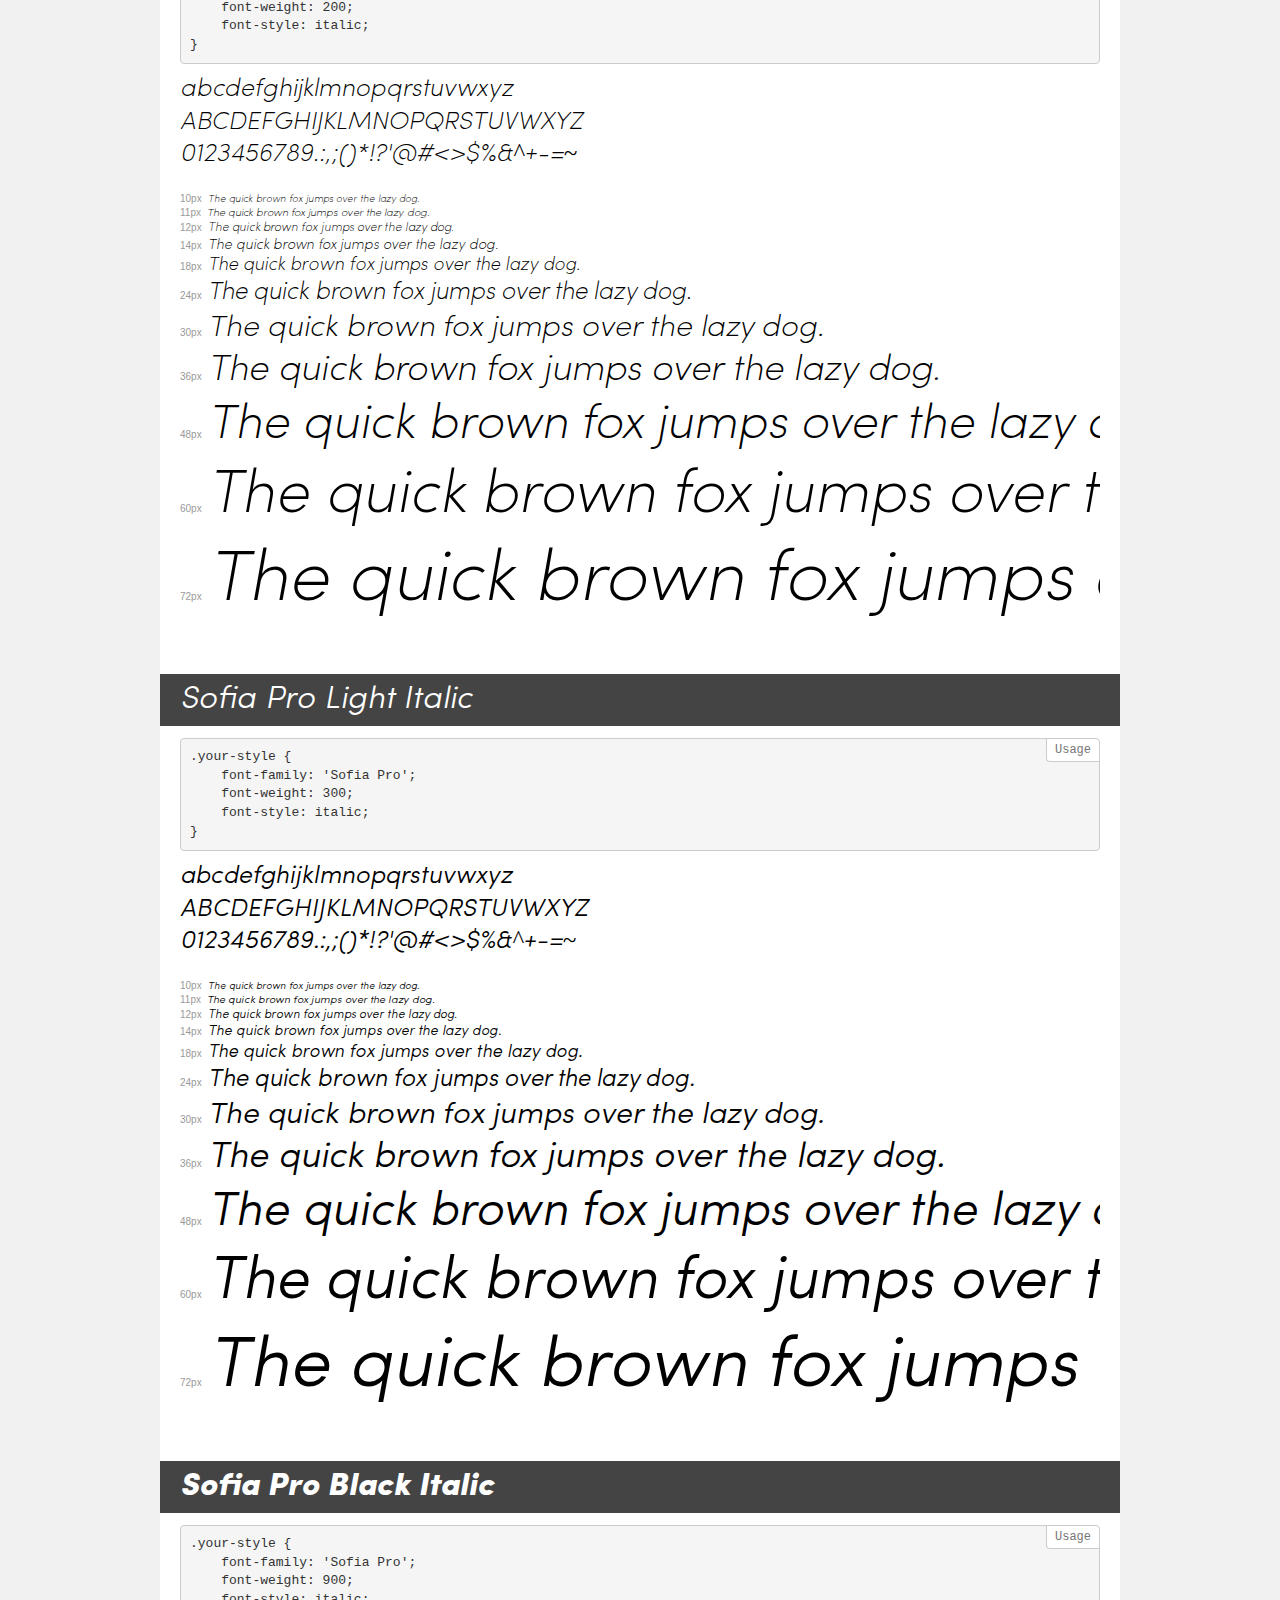
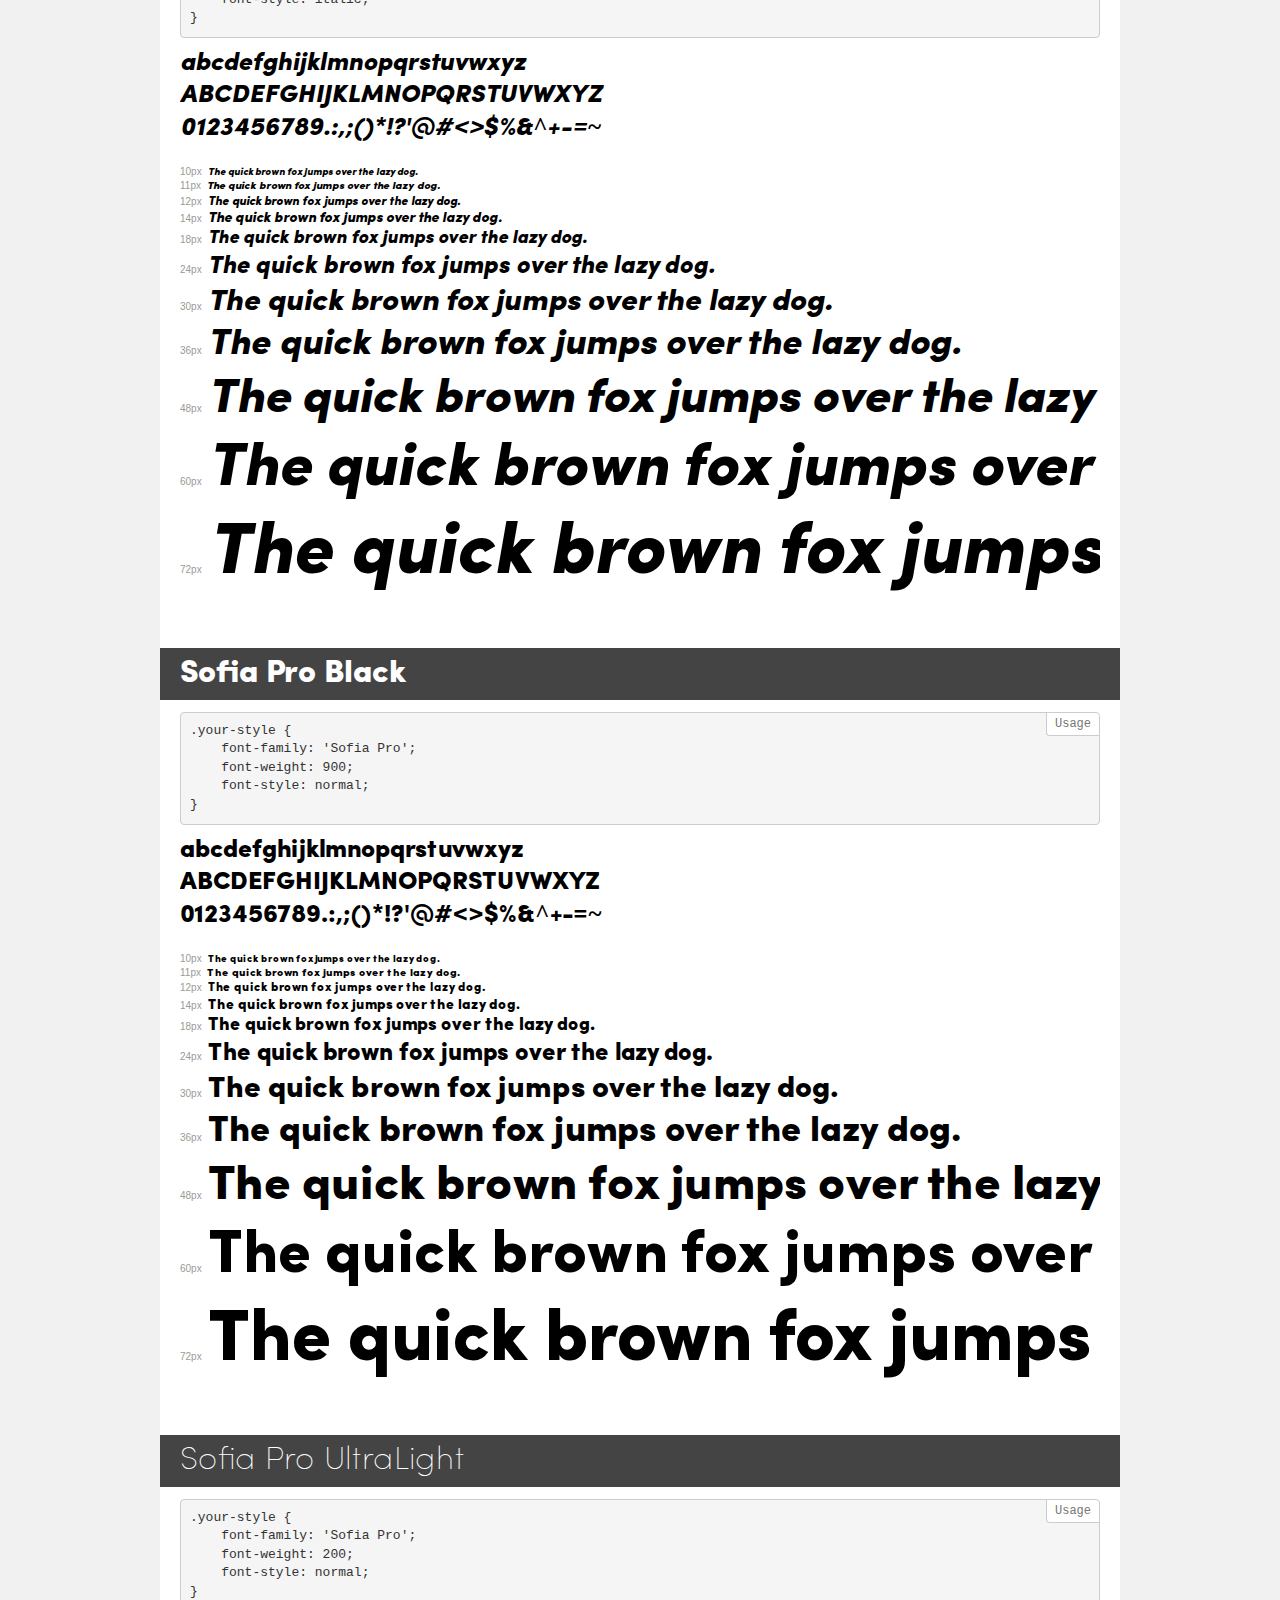
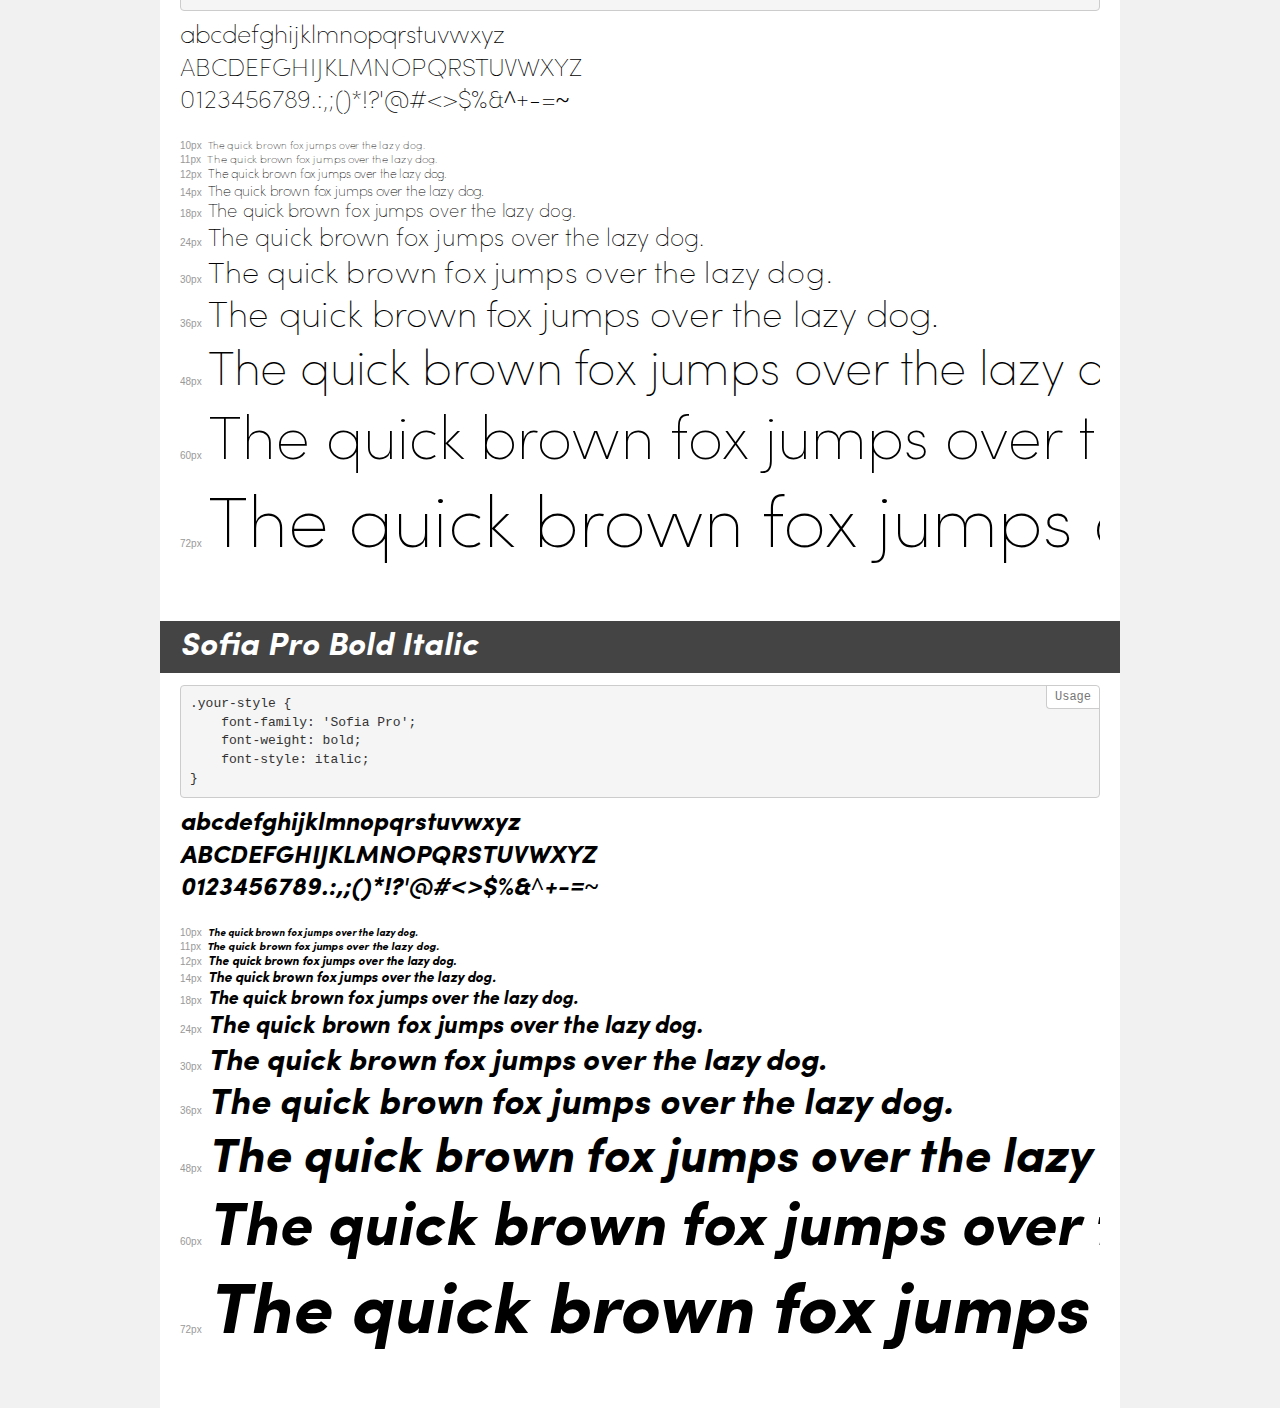
<file: wigs/fonts/sofia pro/demo.html>
<!DOCTYPE html>
<html>
<head>
    <meta charset="utf-8">
    <meta http-equiv="X-UA-Compatible" content="IE=edge">
    <meta name="viewport" content="width=device-width, initial-scale=1">
    <meta name="robots" content="noindex, noarchive">
    <meta name="format-detection" content="telephone=no">
    <title>Transfonter demo</title>
    <link href="stylesheet.css" rel="stylesheet">
    <style>
        /*
        http://meyerweb.com/eric/tools/css/reset/
        v2.0 | 20110126
        License: none (public domain)
        */
        html, body, div, span, applet, object, iframe,
        h1, h2, h3, h4, h5, h6, p, blockquote, pre,
        a, abbr, acronym, address, big, cite, code,
        del, dfn, em, img, ins, kbd, q, s, samp,
        small, strike, strong, sub, sup, tt, var,
        b, u, i, center,
        dl, dt, dd, ol, ul, li,
        fieldset, form, label, legend,
        table, caption, tbody, tfoot, thead, tr, th, td,
        article, aside, canvas, details, embed,
        figure, figcaption, footer, header, hgroup,
        menu, nav, output, ruby, section, summary,
        time, mark, audio, video {
            margin: 0;
            padding: 0;
            border: 0;
            font-size: 100%;
            font: inherit;
            vertical-align: baseline;
        }
        /* HTML5 display-role reset for older browsers */
        article, aside, details, figcaption, figure,
        footer, header, hgroup, menu, nav, section {
            display: block;
        }
        body {
            line-height: 1;
        }
        ol, ul {
            list-style: none;
        }
        blockquote, q {
            quotes: none;
        }
        blockquote:before, blockquote:after,
        q:before, q:after {
            content: '';
            content: none;
        }
        table {
            border-collapse: collapse;
            border-spacing: 0;
        }
        /* common styles */
        body {
            background: #f1f1f1;
            color: #000;
        }
        .page {
            background: #fff;
            width: 920px;
            margin: 0 auto;
            padding: 20px 20px 0 20px;
            overflow: hidden;
        }
        .font-container {
            overflow-x: auto;
            overflow-y: hidden;
            margin-bottom: 40px;
            line-height: 1.3;
            white-space: nowrap;
            padding-bottom: 5px;
        }
        h1 {
            position: relative;
            background: #444;
            font-size: 32px;
            color: #fff;
            padding: 10px 20px;
            margin: 0 -20px 12px -20px;
        }
        .letters {
            font-size: 25px;
            margin-bottom: 20px;
        }
        .s10:before {
            content: '10px';
        }
        .s11:before {
            content: '11px';
        }
        .s12:before {
            content: '12px';
        }
        .s14:before {
            content: '14px';
        }
        .s18:before {
            content: '18px';
        }
        .s24:before {
            content: '24px';
        }
        .s30:before {
            content: '30px';
        }
        .s36:before {
            content: '36px';
        }
        .s48:before {
            content: '48px';
        }
        .s60:before {
            content: '60px';
        }
        .s72:before {
            content: '72px';
        }
        .s10:before, .s11:before, .s12:before, .s14:before,
        .s18:before, .s24:before, .s30:before, .s36:before,
        .s48:before, .s60:before, .s72:before {
            font-family: Arial, sans-serif;
            font-size: 10px;
            font-weight: normal;
            font-style: normal;
            color: #999;
            padding-right: 6px;
        }
        pre {
            display: block;
            position: relative;
            padding: 9px;
            margin: 0 0 10px;
            font-family: Monaco, Menlo, Consolas, "Courier New", monospace !important;
            font-size: 13px;
            line-height: 1.428571429;
            color: #333;
            font-weight: normal !important;
            font-style: normal !important;
            background-color: #f5f5f5;
            border: 1px solid #ccc;
            overflow-x: auto;
            border-radius: 4px;
        }
        pre:after {
            display: block;
            position: absolute;
            right: 0;
            top: 0;
            content: 'Usage';
            line-height: 1;
            padding: 5px 8px;
            font-size: 12px;
            color: #767676;
            background-color: #fff;
            border: 1px solid #ccc;
            border-right: none;
            border-top: none;
            border-radius: 0 4px 0 4px;
            z-index: 10;
        }
        /* responsive */
        @media (max-width: 959px) {
            .page {
                width: auto;
                margin: 0;
            }
        }
    </style>
</head>
<body>
<div class="page">
    <div class="demo" style="font-family: 'Sofia Pro Semi'; font-weight: 600; font-style: normal;">
        <h1>Sofia Pro Semi Bold</h1>
        <pre>.your-style {
    font-family: 'Sofia Pro Semi';
    font-weight: 600;
    font-style: normal;
}</pre>
        <div class="font-container">
            <p class="letters">
                abcdefghijklmnopqrstuvwxyz<br>
ABCDEFGHIJKLMNOPQRSTUVWXYZ<br>
                0123456789.:,;()*!?'@#<>$%&^+-=~
            </p>
            <p class="s10" style="font-size: 10px;">The quick brown fox jumps over the lazy dog.</p>
            <p class="s11" style="font-size: 11px;">The quick brown fox jumps over the lazy dog.</p>
            <p class="s12" style="font-size: 12px;">The quick brown fox jumps over the lazy dog.</p>
            <p class="s14" style="font-size: 14px;">The quick brown fox jumps over the lazy dog.</p>
            <p class="s18" style="font-size: 18px;">The quick brown fox jumps over the lazy dog.</p>
            <p class="s24" style="font-size: 24px;">The quick brown fox jumps over the lazy dog.</p>
            <p class="s30" style="font-size: 30px;">The quick brown fox jumps over the lazy dog.</p>
            <p class="s36" style="font-size: 36px;">The quick brown fox jumps over the lazy dog.</p>
            <p class="s48" style="font-size: 48px;">The quick brown fox jumps over the lazy dog.</p>
            <p class="s60" style="font-size: 60px;">The quick brown fox jumps over the lazy dog.</p>
            <p class="s72" style="font-size: 72px;">The quick brown fox jumps over the lazy dog.</p>
        </div>
    </div>
    <div class="demo" style="font-family: 'Sofia Pro'; font-weight: normal; font-style: italic;">
        <h1>Sofia Pro Regular Italic</h1>
        <pre>.your-style {
    font-family: 'Sofia Pro';
    font-weight: normal;
    font-style: italic;
}</pre>
        <div class="font-container">
            <p class="letters">
                abcdefghijklmnopqrstuvwxyz<br>
ABCDEFGHIJKLMNOPQRSTUVWXYZ<br>
                0123456789.:,;()*!?'@#<>$%&^+-=~
            </p>
            <p class="s10" style="font-size: 10px;">The quick brown fox jumps over the lazy dog.</p>
            <p class="s11" style="font-size: 11px;">The quick brown fox jumps over the lazy dog.</p>
            <p class="s12" style="font-size: 12px;">The quick brown fox jumps over the lazy dog.</p>
            <p class="s14" style="font-size: 14px;">The quick brown fox jumps over the lazy dog.</p>
            <p class="s18" style="font-size: 18px;">The quick brown fox jumps over the lazy dog.</p>
            <p class="s24" style="font-size: 24px;">The quick brown fox jumps over the lazy dog.</p>
            <p class="s30" style="font-size: 30px;">The quick brown fox jumps over the lazy dog.</p>
            <p class="s36" style="font-size: 36px;">The quick brown fox jumps over the lazy dog.</p>
            <p class="s48" style="font-size: 48px;">The quick brown fox jumps over the lazy dog.</p>
            <p class="s60" style="font-size: 60px;">The quick brown fox jumps over the lazy dog.</p>
            <p class="s72" style="font-size: 72px;">The quick brown fox jumps over the lazy dog.</p>
        </div>
    </div>
    <div class="demo" style="font-family: 'Sofia Pro Semi'; font-weight: 600; font-style: italic;">
        <h1>Sofia Pro Semi Bold Italic</h1>
        <pre>.your-style {
    font-family: 'Sofia Pro Semi';
    font-weight: 600;
    font-style: italic;
}</pre>
        <div class="font-container">
            <p class="letters">
                abcdefghijklmnopqrstuvwxyz<br>
ABCDEFGHIJKLMNOPQRSTUVWXYZ<br>
                0123456789.:,;()*!?'@#<>$%&^+-=~
            </p>
            <p class="s10" style="font-size: 10px;">The quick brown fox jumps over the lazy dog.</p>
            <p class="s11" style="font-size: 11px;">The quick brown fox jumps over the lazy dog.</p>
            <p class="s12" style="font-size: 12px;">The quick brown fox jumps over the lazy dog.</p>
            <p class="s14" style="font-size: 14px;">The quick brown fox jumps over the lazy dog.</p>
            <p class="s18" style="font-size: 18px;">The quick brown fox jumps over the lazy dog.</p>
            <p class="s24" style="font-size: 24px;">The quick brown fox jumps over the lazy dog.</p>
            <p class="s30" style="font-size: 30px;">The quick brown fox jumps over the lazy dog.</p>
            <p class="s36" style="font-size: 36px;">The quick brown fox jumps over the lazy dog.</p>
            <p class="s48" style="font-size: 48px;">The quick brown fox jumps over the lazy dog.</p>
            <p class="s60" style="font-size: 60px;">The quick brown fox jumps over the lazy dog.</p>
            <p class="s72" style="font-size: 72px;">The quick brown fox jumps over the lazy dog.</p>
        </div>
    </div>
    <div class="demo" style="font-family: 'Sofia Pro'; font-weight: 300; font-style: normal;">
        <h1>Sofia Pro Light</h1>
        <pre>.your-style {
    font-family: 'Sofia Pro';
    font-weight: 300;
    font-style: normal;
}</pre>
        <div class="font-container">
            <p class="letters">
                abcdefghijklmnopqrstuvwxyz<br>
ABCDEFGHIJKLMNOPQRSTUVWXYZ<br>
                0123456789.:,;()*!?'@#<>$%&^+-=~
            </p>
            <p class="s10" style="font-size: 10px;">The quick brown fox jumps over the lazy dog.</p>
            <p class="s11" style="font-size: 11px;">The quick brown fox jumps over the lazy dog.</p>
            <p class="s12" style="font-size: 12px;">The quick brown fox jumps over the lazy dog.</p>
            <p class="s14" style="font-size: 14px;">The quick brown fox jumps over the lazy dog.</p>
            <p class="s18" style="font-size: 18px;">The quick brown fox jumps over the lazy dog.</p>
            <p class="s24" style="font-size: 24px;">The quick brown fox jumps over the lazy dog.</p>
            <p class="s30" style="font-size: 30px;">The quick brown fox jumps over the lazy dog.</p>
            <p class="s36" style="font-size: 36px;">The quick brown fox jumps over the lazy dog.</p>
            <p class="s48" style="font-size: 48px;">The quick brown fox jumps over the lazy dog.</p>
            <p class="s60" style="font-size: 60px;">The quick brown fox jumps over the lazy dog.</p>
            <p class="s72" style="font-size: 72px;">The quick brown fox jumps over the lazy dog.</p>
        </div>
    </div>
    <div class="demo" style="font-family: 'Sofia Pro'; font-weight: 200; font-style: normal;">
        <h1>Sofia Pro ExtraLight</h1>
        <pre>.your-style {
    font-family: 'Sofia Pro';
    font-weight: 200;
    font-style: normal;
}</pre>
        <div class="font-container">
            <p class="letters">
                abcdefghijklmnopqrstuvwxyz<br>
ABCDEFGHIJKLMNOPQRSTUVWXYZ<br>
                0123456789.:,;()*!?'@#<>$%&^+-=~
            </p>
            <p class="s10" style="font-size: 10px;">The quick brown fox jumps over the lazy dog.</p>
            <p class="s11" style="font-size: 11px;">The quick brown fox jumps over the lazy dog.</p>
            <p class="s12" style="font-size: 12px;">The quick brown fox jumps over the lazy dog.</p>
            <p class="s14" style="font-size: 14px;">The quick brown fox jumps over the lazy dog.</p>
            <p class="s18" style="font-size: 18px;">The quick brown fox jumps over the lazy dog.</p>
            <p class="s24" style="font-size: 24px;">The quick brown fox jumps over the lazy dog.</p>
            <p class="s30" style="font-size: 30px;">The quick brown fox jumps over the lazy dog.</p>
            <p class="s36" style="font-size: 36px;">The quick brown fox jumps over the lazy dog.</p>
            <p class="s48" style="font-size: 48px;">The quick brown fox jumps over the lazy dog.</p>
            <p class="s60" style="font-size: 60px;">The quick brown fox jumps over the lazy dog.</p>
            <p class="s72" style="font-size: 72px;">The quick brown fox jumps over the lazy dog.</p>
        </div>
    </div>
    <div class="demo" style="font-family: 'Sofia Pro'; font-weight: 500; font-style: italic;">
        <h1>Sofia Pro Medium Italic</h1>
        <pre>.your-style {
    font-family: 'Sofia Pro';
    font-weight: 500;
    font-style: italic;
}</pre>
        <div class="font-container">
            <p class="letters">
                abcdefghijklmnopqrstuvwxyz<br>
ABCDEFGHIJKLMNOPQRSTUVWXYZ<br>
                0123456789.:,;()*!?'@#<>$%&^+-=~
            </p>
            <p class="s10" style="font-size: 10px;">The quick brown fox jumps over the lazy dog.</p>
            <p class="s11" style="font-size: 11px;">The quick brown fox jumps over the lazy dog.</p>
            <p class="s12" style="font-size: 12px;">The quick brown fox jumps over the lazy dog.</p>
            <p class="s14" style="font-size: 14px;">The quick brown fox jumps over the lazy dog.</p>
            <p class="s18" style="font-size: 18px;">The quick brown fox jumps over the lazy dog.</p>
            <p class="s24" style="font-size: 24px;">The quick brown fox jumps over the lazy dog.</p>
            <p class="s30" style="font-size: 30px;">The quick brown fox jumps over the lazy dog.</p>
            <p class="s36" style="font-size: 36px;">The quick brown fox jumps over the lazy dog.</p>
            <p class="s48" style="font-size: 48px;">The quick brown fox jumps over the lazy dog.</p>
            <p class="s60" style="font-size: 60px;">The quick brown fox jumps over the lazy dog.</p>
            <p class="s72" style="font-size: 72px;">The quick brown fox jumps over the lazy dog.</p>
        </div>
    </div>
    <div class="demo" style="font-family: 'Sofia Pro'; font-weight: 200; font-style: italic;">
        <h1>Sofia Pro UltraLight Italic</h1>
        <pre>.your-style {
    font-family: 'Sofia Pro';
    font-weight: 200;
    font-style: italic;
}</pre>
        <div class="font-container">
            <p class="letters">
                abcdefghijklmnopqrstuvwxyz<br>
ABCDEFGHIJKLMNOPQRSTUVWXYZ<br>
                0123456789.:,;()*!?'@#<>$%&^+-=~
            </p>
            <p class="s10" style="font-size: 10px;">The quick brown fox jumps over the lazy dog.</p>
            <p class="s11" style="font-size: 11px;">The quick brown fox jumps over the lazy dog.</p>
            <p class="s12" style="font-size: 12px;">The quick brown fox jumps over the lazy dog.</p>
            <p class="s14" style="font-size: 14px;">The quick brown fox jumps over the lazy dog.</p>
            <p class="s18" style="font-size: 18px;">The quick brown fox jumps over the lazy dog.</p>
            <p class="s24" style="font-size: 24px;">The quick brown fox jumps over the lazy dog.</p>
            <p class="s30" style="font-size: 30px;">The quick brown fox jumps over the lazy dog.</p>
            <p class="s36" style="font-size: 36px;">The quick brown fox jumps over the lazy dog.</p>
            <p class="s48" style="font-size: 48px;">The quick brown fox jumps over the lazy dog.</p>
            <p class="s60" style="font-size: 60px;">The quick brown fox jumps over the lazy dog.</p>
            <p class="s72" style="font-size: 72px;">The quick brown fox jumps over the lazy dog.</p>
        </div>
    </div>
    <div class="demo" style="font-family: 'Sofia Pro'; font-weight: normal; font-style: normal;">
        <h1>Sofia Pro Regular</h1>
        <pre>.your-style {
    font-family: 'Sofia Pro';
    font-weight: normal;
    font-style: normal;
}</pre>
        <div class="font-container">
            <p class="letters">
                abcdefghijklmnopqrstuvwxyz<br>
ABCDEFGHIJKLMNOPQRSTUVWXYZ<br>
                0123456789.:,;()*!?'@#<>$%&^+-=~
            </p>
            <p class="s10" style="font-size: 10px;">The quick brown fox jumps over the lazy dog.</p>
            <p class="s11" style="font-size: 11px;">The quick brown fox jumps over the lazy dog.</p>
            <p class="s12" style="font-size: 12px;">The quick brown fox jumps over the lazy dog.</p>
            <p class="s14" style="font-size: 14px;">The quick brown fox jumps over the lazy dog.</p>
            <p class="s18" style="font-size: 18px;">The quick brown fox jumps over the lazy dog.</p>
            <p class="s24" style="font-size: 24px;">The quick brown fox jumps over the lazy dog.</p>
            <p class="s30" style="font-size: 30px;">The quick brown fox jumps over the lazy dog.</p>
            <p class="s36" style="font-size: 36px;">The quick brown fox jumps over the lazy dog.</p>
            <p class="s48" style="font-size: 48px;">The quick brown fox jumps over the lazy dog.</p>
            <p class="s60" style="font-size: 60px;">The quick brown fox jumps over the lazy dog.</p>
            <p class="s72" style="font-size: 72px;">The quick brown fox jumps over the lazy dog.</p>
        </div>
    </div>
    <div class="demo" style="font-family: 'Sofia Pro'; font-weight: 500; font-style: normal;">
        <h1>Sofia Pro Medium</h1>
        <pre>.your-style {
    font-family: 'Sofia Pro';
    font-weight: 500;
    font-style: normal;
}</pre>
        <div class="font-container">
            <p class="letters">
                abcdefghijklmnopqrstuvwxyz<br>
ABCDEFGHIJKLMNOPQRSTUVWXYZ<br>
                0123456789.:,;()*!?'@#<>$%&^+-=~
            </p>
            <p class="s10" style="font-size: 10px;">The quick brown fox jumps over the lazy dog.</p>
            <p class="s11" style="font-size: 11px;">The quick brown fox jumps over the lazy dog.</p>
            <p class="s12" style="font-size: 12px;">The quick brown fox jumps over the lazy dog.</p>
            <p class="s14" style="font-size: 14px;">The quick brown fox jumps over the lazy dog.</p>
            <p class="s18" style="font-size: 18px;">The quick brown fox jumps over the lazy dog.</p>
            <p class="s24" style="font-size: 24px;">The quick brown fox jumps over the lazy dog.</p>
            <p class="s30" style="font-size: 30px;">The quick brown fox jumps over the lazy dog.</p>
            <p class="s36" style="font-size: 36px;">The quick brown fox jumps over the lazy dog.</p>
            <p class="s48" style="font-size: 48px;">The quick brown fox jumps over the lazy dog.</p>
            <p class="s60" style="font-size: 60px;">The quick brown fox jumps over the lazy dog.</p>
            <p class="s72" style="font-size: 72px;">The quick brown fox jumps over the lazy dog.</p>
        </div>
    </div>
    <div class="demo" style="font-family: 'Sofia Pro'; font-weight: bold; font-style: normal;">
        <h1>Sofia Pro Bold</h1>
        <pre>.your-style {
    font-family: 'Sofia Pro';
    font-weight: bold;
    font-style: normal;
}</pre>
        <div class="font-container">
            <p class="letters">
                abcdefghijklmnopqrstuvwxyz<br>
ABCDEFGHIJKLMNOPQRSTUVWXYZ<br>
                0123456789.:,;()*!?'@#<>$%&^+-=~
            </p>
            <p class="s10" style="font-size: 10px;">The quick brown fox jumps over the lazy dog.</p>
            <p class="s11" style="font-size: 11px;">The quick brown fox jumps over the lazy dog.</p>
            <p class="s12" style="font-size: 12px;">The quick brown fox jumps over the lazy dog.</p>
            <p class="s14" style="font-size: 14px;">The quick brown fox jumps over the lazy dog.</p>
            <p class="s18" style="font-size: 18px;">The quick brown fox jumps over the lazy dog.</p>
            <p class="s24" style="font-size: 24px;">The quick brown fox jumps over the lazy dog.</p>
            <p class="s30" style="font-size: 30px;">The quick brown fox jumps over the lazy dog.</p>
            <p class="s36" style="font-size: 36px;">The quick brown fox jumps over the lazy dog.</p>
            <p class="s48" style="font-size: 48px;">The quick brown fox jumps over the lazy dog.</p>
            <p class="s60" style="font-size: 60px;">The quick brown fox jumps over the lazy dog.</p>
            <p class="s72" style="font-size: 72px;">The quick brown fox jumps over the lazy dog.</p>
        </div>
    </div>
    <div class="demo" style="font-family: 'Sofia Pro'; font-weight: 200; font-style: italic;">
        <h1>Sofia Pro ExtraLight Italic</h1>
        <pre>.your-style {
    font-family: 'Sofia Pro';
    font-weight: 200;
    font-style: italic;
}</pre>
        <div class="font-container">
            <p class="letters">
                abcdefghijklmnopqrstuvwxyz<br>
ABCDEFGHIJKLMNOPQRSTUVWXYZ<br>
                0123456789.:,;()*!?'@#<>$%&^+-=~
            </p>
            <p class="s10" style="font-size: 10px;">The quick brown fox jumps over the lazy dog.</p>
            <p class="s11" style="font-size: 11px;">The quick brown fox jumps over the lazy dog.</p>
            <p class="s12" style="font-size: 12px;">The quick brown fox jumps over the lazy dog.</p>
            <p class="s14" style="font-size: 14px;">The quick brown fox jumps over the lazy dog.</p>
            <p class="s18" style="font-size: 18px;">The quick brown fox jumps over the lazy dog.</p>
            <p class="s24" style="font-size: 24px;">The quick brown fox jumps over the lazy dog.</p>
            <p class="s30" style="font-size: 30px;">The quick brown fox jumps over the lazy dog.</p>
            <p class="s36" style="font-size: 36px;">The quick brown fox jumps over the lazy dog.</p>
            <p class="s48" style="font-size: 48px;">The quick brown fox jumps over the lazy dog.</p>
            <p class="s60" style="font-size: 60px;">The quick brown fox jumps over the lazy dog.</p>
            <p class="s72" style="font-size: 72px;">The quick brown fox jumps over the lazy dog.</p>
        </div>
    </div>
    <div class="demo" style="font-family: 'Sofia Pro'; font-weight: 300; font-style: italic;">
        <h1>Sofia Pro Light Italic</h1>
        <pre>.your-style {
    font-family: 'Sofia Pro';
    font-weight: 300;
    font-style: italic;
}</pre>
        <div class="font-container">
            <p class="letters">
                abcdefghijklmnopqrstuvwxyz<br>
ABCDEFGHIJKLMNOPQRSTUVWXYZ<br>
                0123456789.:,;()*!?'@#<>$%&^+-=~
            </p>
            <p class="s10" style="font-size: 10px;">The quick brown fox jumps over the lazy dog.</p>
            <p class="s11" style="font-size: 11px;">The quick brown fox jumps over the lazy dog.</p>
            <p class="s12" style="font-size: 12px;">The quick brown fox jumps over the lazy dog.</p>
            <p class="s14" style="font-size: 14px;">The quick brown fox jumps over the lazy dog.</p>
            <p class="s18" style="font-size: 18px;">The quick brown fox jumps over the lazy dog.</p>
            <p class="s24" style="font-size: 24px;">The quick brown fox jumps over the lazy dog.</p>
            <p class="s30" style="font-size: 30px;">The quick brown fox jumps over the lazy dog.</p>
            <p class="s36" style="font-size: 36px;">The quick brown fox jumps over the lazy dog.</p>
            <p class="s48" style="font-size: 48px;">The quick brown fox jumps over the lazy dog.</p>
            <p class="s60" style="font-size: 60px;">The quick brown fox jumps over the lazy dog.</p>
            <p class="s72" style="font-size: 72px;">The quick brown fox jumps over the lazy dog.</p>
        </div>
    </div>
    <div class="demo" style="font-family: 'Sofia Pro'; font-weight: 900; font-style: italic;">
        <h1>Sofia Pro Black Italic</h1>
        <pre>.your-style {
    font-family: 'Sofia Pro';
    font-weight: 900;
    font-style: italic;
}</pre>
        <div class="font-container">
            <p class="letters">
                abcdefghijklmnopqrstuvwxyz<br>
ABCDEFGHIJKLMNOPQRSTUVWXYZ<br>
                0123456789.:,;()*!?'@#<>$%&^+-=~
            </p>
            <p class="s10" style="font-size: 10px;">The quick brown fox jumps over the lazy dog.</p>
            <p class="s11" style="font-size: 11px;">The quick brown fox jumps over the lazy dog.</p>
            <p class="s12" style="font-size: 12px;">The quick brown fox jumps over the lazy dog.</p>
            <p class="s14" style="font-size: 14px;">The quick brown fox jumps over the lazy dog.</p>
            <p class="s18" style="font-size: 18px;">The quick brown fox jumps over the lazy dog.</p>
            <p class="s24" style="font-size: 24px;">The quick brown fox jumps over the lazy dog.</p>
            <p class="s30" style="font-size: 30px;">The quick brown fox jumps over the lazy dog.</p>
            <p class="s36" style="font-size: 36px;">The quick brown fox jumps over the lazy dog.</p>
            <p class="s48" style="font-size: 48px;">The quick brown fox jumps over the lazy dog.</p>
            <p class="s60" style="font-size: 60px;">The quick brown fox jumps over the lazy dog.</p>
            <p class="s72" style="font-size: 72px;">The quick brown fox jumps over the lazy dog.</p>
        </div>
    </div>
    <div class="demo" style="font-family: 'Sofia Pro'; font-weight: 900; font-style: normal;">
        <h1>Sofia Pro Black</h1>
        <pre>.your-style {
    font-family: 'Sofia Pro';
    font-weight: 900;
    font-style: normal;
}</pre>
        <div class="font-container">
            <p class="letters">
                abcdefghijklmnopqrstuvwxyz<br>
ABCDEFGHIJKLMNOPQRSTUVWXYZ<br>
                0123456789.:,;()*!?'@#<>$%&^+-=~
            </p>
            <p class="s10" style="font-size: 10px;">The quick brown fox jumps over the lazy dog.</p>
            <p class="s11" style="font-size: 11px;">The quick brown fox jumps over the lazy dog.</p>
            <p class="s12" style="font-size: 12px;">The quick brown fox jumps over the lazy dog.</p>
            <p class="s14" style="font-size: 14px;">The quick brown fox jumps over the lazy dog.</p>
            <p class="s18" style="font-size: 18px;">The quick brown fox jumps over the lazy dog.</p>
            <p class="s24" style="font-size: 24px;">The quick brown fox jumps over the lazy dog.</p>
            <p class="s30" style="font-size: 30px;">The quick brown fox jumps over the lazy dog.</p>
            <p class="s36" style="font-size: 36px;">The quick brown fox jumps over the lazy dog.</p>
            <p class="s48" style="font-size: 48px;">The quick brown fox jumps over the lazy dog.</p>
            <p class="s60" style="font-size: 60px;">The quick brown fox jumps over the lazy dog.</p>
            <p class="s72" style="font-size: 72px;">The quick brown fox jumps over the lazy dog.</p>
        </div>
    </div>
    <div class="demo" style="font-family: 'Sofia Pro'; font-weight: 200; font-style: normal;">
        <h1>Sofia Pro UltraLight</h1>
        <pre>.your-style {
    font-family: 'Sofia Pro';
    font-weight: 200;
    font-style: normal;
}</pre>
        <div class="font-container">
            <p class="letters">
                abcdefghijklmnopqrstuvwxyz<br>
ABCDEFGHIJKLMNOPQRSTUVWXYZ<br>
                0123456789.:,;()*!?'@#<>$%&^+-=~
            </p>
            <p class="s10" style="font-size: 10px;">The quick brown fox jumps over the lazy dog.</p>
            <p class="s11" style="font-size: 11px;">The quick brown fox jumps over the lazy dog.</p>
            <p class="s12" style="font-size: 12px;">The quick brown fox jumps over the lazy dog.</p>
            <p class="s14" style="font-size: 14px;">The quick brown fox jumps over the lazy dog.</p>
            <p class="s18" style="font-size: 18px;">The quick brown fox jumps over the lazy dog.</p>
            <p class="s24" style="font-size: 24px;">The quick brown fox jumps over the lazy dog.</p>
            <p class="s30" style="font-size: 30px;">The quick brown fox jumps over the lazy dog.</p>
            <p class="s36" style="font-size: 36px;">The quick brown fox jumps over the lazy dog.</p>
            <p class="s48" style="font-size: 48px;">The quick brown fox jumps over the lazy dog.</p>
            <p class="s60" style="font-size: 60px;">The quick brown fox jumps over the lazy dog.</p>
            <p class="s72" style="font-size: 72px;">The quick brown fox jumps over the lazy dog.</p>
        </div>
    </div>
    <div class="demo" style="font-family: 'Sofia Pro'; font-weight: bold; font-style: italic;">
        <h1>Sofia Pro Bold Italic</h1>
        <pre>.your-style {
    font-family: 'Sofia Pro';
    font-weight: bold;
    font-style: italic;
}</pre>
        <div class="font-container">
            <p class="letters">
                abcdefghijklmnopqrstuvwxyz<br>
ABCDEFGHIJKLMNOPQRSTUVWXYZ<br>
                0123456789.:,;()*!?'@#<>$%&^+-=~
            </p>
            <p class="s10" style="font-size: 10px;">The quick brown fox jumps over the lazy dog.</p>
            <p class="s11" style="font-size: 11px;">The quick brown fox jumps over the lazy dog.</p>
            <p class="s12" style="font-size: 12px;">The quick brown fox jumps over the lazy dog.</p>
            <p class="s14" style="font-size: 14px;">The quick brown fox jumps over the lazy dog.</p>
            <p class="s18" style="font-size: 18px;">The quick brown fox jumps over the lazy dog.</p>
            <p class="s24" style="font-size: 24px;">The quick brown fox jumps over the lazy dog.</p>
            <p class="s30" style="font-size: 30px;">The quick brown fox jumps over the lazy dog.</p>
            <p class="s36" style="font-size: 36px;">The quick brown fox jumps over the lazy dog.</p>
            <p class="s48" style="font-size: 48px;">The quick brown fox jumps over the lazy dog.</p>
            <p class="s60" style="font-size: 60px;">The quick brown fox jumps over the lazy dog.</p>
            <p class="s72" style="font-size: 72px;">The quick brown fox jumps over the lazy dog.</p>
        </div>
    </div>
</div>
</body>
</html>
</file>
<file: ActiveBox/assets/css/style.css>
body {
    margin: 0;
 font-family: 'Raleway', sans-serif;
    font-size: 14px;
    color: #6c7279;
    background-color: #fff;
}

*,
*:before,
*:after,{
    box-sizing: border-box;
}




.container {
    width: 100%;
    max-width: 1200px;
    margin: 0 auto;
    padding: 0 15px;
}

.header {
    position: absolute;
    height: 100px;
    top: 0;
    left: 0;
    z-index: 1000;
    width: 100%;
}


.header__inner {
    display: flex;
    justify-content: space-between;
    border-bottom: 1px solid #515369;
        padding: 35px 0;
    align-items: center;
}



.nav {
    display: flex;
    font-size: 13px;
    font-weight: 700;
}




.nav__link {
    margin-left: 50px;
    color: #fff;
    text-decoration: none;
    opacity: .75;
    transition: opacity 0.1s;
}


.nav__link:first-child {
    margin-left: 0;
}

.nav__link:hover {
    opacity: 1;
}


.intro {
    display: flex;
    flex-direction: column;
    justify-content: center;
    height: 750px;
    padding-top: 100px;
    background: #31344e
        url(img/intro.jpg) center no-repeat;
    background-size: cover;
}


.intro__title {
    font-family: 'Open Sans', sans-serif;
    font-size: 65px;
    color: #fff;
    font-weight: 700;
    text-transform: uppercase;
    text-align: center;
    line-height: 1.1;
}




h1, h2, h3, h4, h5, h6 {
    margin: 0;
}




.intro__inner {
    max-width: 970px;
    width: 100%;
    margin: 0 auto;
    text-align: center;
}




.intro_subtitle {
    margin-top: 30px;
    margin-bottom: 75px;
    font-family: 'Raleway';
    font-weight: 400;
    font-size: 22px;
    line-height: 1,5;
    color: #fff;
    text-align: center;
}



.button {
    text-decoration: none;
    vertical-align: top;
    display: inline-block;
    text-transform: uppercase;
    font-size: 13px;
    color: #fff;
    font-weight: 600;
}
.button--red {
    padding-left: 40px;
    padding-right: 40px;
    padding-top: 14px;
    padding-bottom: 14px;
    background: #e84545;
}



.options {
    display: flex;
    flex-direction: row;
    margin-left: 40px;
}

.feature1 {
    display: flex;
    flex-direction: column;
    width 33,333333%;
    height: auto;
    margin-top: 120px;
    padding-left: 90px;
    text-align: center;
    
}


.feature1:first-child {
    padding-left: 0;
}

.center {
    margin: 0 auto;
}



h3 {
    font-family: 'Raleway', bold;
    padding-top: 30px;
    padding-bottom: 30px;
    color: black;
    text-transform: uppercase;
}




.feature2 {
    margin-bottom: 145px
}



.works {
    display: flex;
    flex-wrap: wrap;
}


.works__item {
    box-sizing: border-box;
    width: 25%;
    position: relative;
    overflow: hidden;
    height: 350px;
    border: 1px solid white;
}

.works__photo {
    position: absolute;
    top: 50%;
    left: 50%;
    z-index: 1;
    
    transform: translate3d(-50%, -50%, 0)
    
}

.works__content {
    display: flex;
    flex-direction: column;
    justify-content: center;
    text-align: center;
    width: 100%;
    height: 100%;
    background-color: rgba(232, 69, 69, .9);
    position: absolute;
    top: 0;
    left: 0;
    z-index: 2;
    opacity: 0;
}

.works__content:hover {
    opacity: 1;
    transition-duration: 1s;
}


.works__title {
    color: white;
    text-transform: uppercase;
    font-weight: 600;
    padding-bottom: 20px;
}

.works__text {
    color: white;
}





.team {
    margin: 100px 0;
}


.team__inner {
    display: flex;
    flex-wrap: wrap;
    margin: 0 -15px;
}

.team__item {
    width: 20%;
    padding: 0 15px;
}



.team__photo {
    display: block;
    max-width: 100%;
    height: auto;
}

.team__name {
    font-size: 22px;
    padding-top: 32px;
    color: #2d3033;
}


.team__post {
    padding-top: 16px;
    color: #e84545;
    font-size: 13px;
    text-transform: uppercase;
    font-weight: 500;
    padding-bottom: 30px;
}


.team__text {
    width: 100%;
}
.social_icons {
    display: flex;
    flex-direction: row;
    width: 100%;
    height: 42px;
    margin:0;
    padding-top: 30px;
    padding-bottom: 30px;
}

.social_icons__item {
    display: flex;
    justify-content: center;
    align-items: center;
    width: 40px;
    height: 40px;
    border: 1px solid #c6cacc;
    margin-right: 8px;
    opacity: .8;
}

.social_icons__item:hover {
    opacity: 1;
}



.reviews {
    background: #53354a;
    overflow: hidden
}



.reviews__item {
    display: flex;
}


.reviews__photo {
    width: 50%;
    height: 500px;
    position: relative;
}


.reviews__content {
    display: flex;
    flex-direction: column;
    justify-content: center;
    width: 50%;
    align-content: center;
    padding-left: 80px;
}


.reviews__text {
    font-family: 'Cardo', sans-serif;
    font-style: italic;
    font-size: 36px;
    line-height: 1.2;
    color: #fff;
}


.reviews__img {
    position: absolute;
    top: 50%;
    right: 0;
    z-index: 1;
    transform: translateY(-50%)
}


.reviews__author {
    padding-top: 36px;
    font-size: 13px;
    font-weight: 700;
    text-transform: uppercase;
    color: #fff;
}
</file>
<file: Mercury/assets/css/style.css>
body{
    margin: 0;
    font-size: 18px;
    color: black;
    font-family: 'Roboto', sans-serif;
}

*,
*:before,
*:after,{
    box-sizing: border-box;
}


.container{
    width: 100%;
    max-width: 1470px;
}

.header{
    position: absolute;
    height: 65px;
    width: 100%;
    top: 0;
    left: 0;
}


.header__inner{
    margin-left: 8%;
    margin-right: 7.5%;
    height: 200px;
    display: flex;
    align-items: center;
    font-weight: 400;
}

.header__logo {
    width: 13.7%;
    min-width: 100px;
}

.header__logo__photo {
     display: block;
    max-width: 100%;
    height: auto;
}

.header__inner_items{
    width: 88.8%;
    display: flex;
    align-items: center;
    justify-content: space-between;
}
.home{
    background-color: #0e1a35;
    height: 800px;
    z-index: 1000;
}

.nav{
    display: flex;
    flex-wrap: nowrap;
    align-items: center;
    z-index: 1000;
}

.nav__link {
    padding-left: 50px;
    color: white;
    text-decoration: none;
    opacity: .75;
    transition: opacity .2s;
}

.nav__link:hover {
    opacity: 1;
}
.nav__link:first-child {
    padding-left: 0px;
}


.login {
    z-index: 1000;
    width: 11.2%;
    display: flex;
    justify-content: center;
    align-items: center;
    height: 40px;
    border: 1px solid #5584ff;
    margin-left: 50px;
    border-radius: 20px;
    text-decoration: none;
    opacity: .8;
    transition: opacity .2s;
}

.login_button {
    color: #5584ff;
    text-decoration: none;
    opacity: 1.0;
}

.login:hover {
    opacity: 1.0;
    background-color: #15254a;
}


.home__title{
    color: #d6d7d9;
    padding-top: 280px;
    text-align: center;
    font-size: 60px;
    font-weight: 100;
}


.home__subtitle{
    color: #d6d7d9;
    padding-top: 20px;
    text-align: center;
    font-size: 36px;
    font-weight: 400;
    color: #8492af;
}


.graph {
    position: absolute;
    width: 100%;
   padding-top: 220px;
    z-index: 0;
}

.start_button {
    text-decoration: none;
    text-align: center;
    margin: 0 auto;
    margin-top: 70px;
    background-color: #5584ff;
    color: #fff;
    width: 100px;
    padding-left: 30px;
    padding-right: 30px;
    padding-bottom: 15px;
    padding-top: 15px;
    border-radius: 40px;
    z-index: 1000;
    pointer-events: all;
    
}


.start_button__text {
    text-decoration: inherit;
    color: white;
    z-index: 1001;
    position: relative;
    transition: color .2s;
}

.start_button__text:hover {
    color: #15254a;
}

.features {
    height: 370px;
}

.features__container {
    margin-top: 260px;
    display: flex;
    justify-content: center;
    vertical-align: bottom;
}

.features__item {
    width: 18%;
    height: 370px;
    margin-left: 6.5%;
}

.features__item:first-child {
    margin-left: 0;
}

.features__item__picture {
    width: 22%;
    height: auto;
    display: block;
margin-left: auto;
    margin-right: auto;
}


.features__item__title {
    font-weight: 700;
    font-size: 24px;
    text-align: center;
    padding-top: 60px;
}


.features__item__subtitle {
    text-align: center;
    font-size: 18px;
    font-weight: 400;
    color: #8492af;
    padding-top: 32px;
}


.features__button__border:hover {
    background-color: #5284ff;
}

.features__button__border {
    display: block;
    width: 69.4%;
    margin: 0 auto;
    border: 1px solid #8492af;
    padding-top: 5px;
    padding-bottom:  5px;
    margin-top: 55px;
    border-radius: 30px;
    overflow: hidden;
    text-decoration: none;
    color: black;
    text-align: center;
    transition: background .2s;
}


.browser {
    height: 970px;
    display: flex;
    background: #f6f7fa;
}

.browser__inner {
    width: 50%;
}
.browser__title {
    padding-top: 300px;
    padding-left: 26.5%;
    font-size: 60px;
    font-weight: 100;
}


.browser__subtitle {
    padding-left: 26.5%;
    font-weight: 400;
    color: #8492af;
    padding-top: 40px;
}

#kek {
    padding-bottom: 30px;
}

.browser__features {
    padding-top: 30px;
    display: flex;
    padding-left: 26.5%;
    font-size: 22px;
    color: #5584ff;
    vertical-align: middle;
}

.browser__features__pic {
    height: 28px;
    width: 28px;
}


.browser__features__text {
    padding-left: 20px;
}

.browser__pic {
    width: 50%;
}

.gradient1 {
    height: 100px;
    width: 100%;
    background: linear-gradient(to top, #f6f7fa, #fff);
}

.grupa2 {
    position: relative;
    width: 100%;
    height: auto;
    top: 50%;
    margin-top: -25%;
}
</file>
<file: shiplace/css/style.css>
*, *::before, *::after {
    margin: 0;
    padding: 0;
    box-sizing: border-box;
    font-family: 'Manrope';
    font-weight: 400;
    font-size: 14px;
}

a, a:active, a:hover, a:focus {
    text-decoration: none;
    color: black;
}

@import url('https://fonts.googleapis.com/css2?family=Manrope:wght@400;600;700;800&display=swap');

body {
    width: 100%;
}

.wrapper {
    max-width: 100%;
    height: 100vh;
}

.container {
    position: relative;
    max-width: 1150px;
    margin: 0 auto;
    overflow: hidden;
    padding: 0 15px;
}

.header {
    display: flex;
    align-items: center;
    height: 90px;
}

.wrapper__logo {
    max-width: 200px;
}

.wrapper__nav {
    width: 100%;
}

.wrapper__nav ul {
    display: flex;
    justify-content: center;
}

.wrapper__nav ul li {
    list-style-type: none;
    padding-right: 10%;
}

.wrapper__nav ul li:last-child {
    padding-right: 0;
}

.wrapper__nav__text {
    font-family: 'Manrope';
    font-weight: 800;
    font-size: 14px;

    position: relative;
}

.wrapper__nav__text::after {
    display: block;
    position: absolute;
    left: 0;
    top: 20px;
    width: 0;
    height: 2px;
    background-color: black;
    content: "";
    transition: width 0.3s ease-out;
}

.wrapper__nav__text:hover::after {
    width: 100%;
}

.wrapper__btns {
    display: flex;
    align-items: center;
    max-width: 200px;
    white-space: nowrap;
}

.wrapper__btns div {
    font-weight: 400;
    padding-right: 5%;
}

.wrapper__btns__login__text {
    position: relative;
}

.wrapper__btns__login__text:after {
    display: block;
    position: absolute;
    left: 0;
    top: 20px;
    width: 0;
    height: 2px;
    background-color: black;
    content: "";
    transition: width 0.3s ease-out;
}

.wrapper__btns__login__text:hover:after {
    width: 100%;
}

.wrapper__btns__start {
    background-color: #000;
    height: 50px;
    width: 130px;
    border-radius: 30px;
    text-align: center;
    line-height: 50px;
}

.wrapper__btns__start__text {
    color: #fff;
}

.wrapper__btns__start__text:hover::after {
    width: 100%;
}

#gamburger {
    visibility: hidden;
}

.main {
    display: flex;
}

.main__content {
    width: 100%;
    position: relative;
    z-index: 2;
}

.main__content__title {
    padding-top: 160px;
    padding-bottom: 30px;
}

.main__content__title > p {
    font-size: 60px;
    font-weight: 800;
    line-height: 82px;
}

.main__content__subtitle {
    padding-bottom: 70px;
}

.main__content__subtitle > p {
    font-size: 23px;
    font-weight: 600;
    line-height: 32px; 
    opacity: 0.8;
}

.main__content__input_email {
    width: 470px;
    display: flex;
    background: #FFFFFF;
     box-shadow: 20px 10px 100px rgba(0, 0, 0, 0.1);
    border-radius: 50px;
    height: 82px;
    align-items: center;
    justify-content: space-between;
    margin-bottom: 110px;
}

#email-enter {
    border: 0;
    margin-left: 30px;
}

.main__content__input_email__btn {
    background-color: #FF4229;
    border-radius: 50px;
    width: 150px;
    height: 80%;
    display: flex;
    align-items: center;
    justify-content: center;
    margin-right: 10px;
}

.main__content__input_email__btn > p {
    color: white;
    font-family: 'Manrope';
    font-weight: 800;
    font-size: 16px;
}

.main__image {
    width: 600px;
}

.main__image img {
    object-fit: cover;
}

.main__content__icons {
    display: flex;
    height: 110px;
    align-items: center;
}

.main__content__icons > a {
    margin-right: 20px;
}

.main__content__icons > a:hover {
    transform: scale(1.2);
    transition: all 1s ease 0s;
}

.main__content__icons > a:last-child {
    margin-right: 0;
}

.main__content__icons > a > div {
    display: flex;
    align-items: center;
    justify-content: center;
}



.main__content__icons__learn-more {
    height: 110px;
    width: 170px;
    display: flex;
}

.main__content__icons__learn-more p {
    font-family: 'Manrope';
    font-weight: 800;
    font-size: 14px;
    margin-left: 20px;
    white-space: nowrap;
}

.main__content__icons__glasses {
    width: 80px;
    height: 80px;
    background-color: rgba(247, 126, 153, 0.2);
    border-radius: 50%;
}

.main__content__icons__camera {
    width: 80px;
    height: 80px;
    background-color: rgba(1, 234, 160, 0.2);
    border-radius: 50%;
}

.main__content__icons__shoes {
    width: 80px;
    height: 80px;
    background-color: rgba(251, 195, 36, 0.2);
    border-radius: 50%;
}

.main__content__icons__next {
    width: 80px;
    height: 80px;
    background-color: #FF4229;
    border-radius: 50%;
}

.ellipse-1 {
    position: absolute;
width: 309.74px;
height: 309.74px;
left: 28%;
top: 151.06px;

background: #FE351F;
filter: blur(90px);
border-radius: 154.872px;
}

.ellipse-2 {
    position: absolute;
width: 195.46px;
height: 195.46px;
left: 15%;
top: 390px;
background: #FFC04D;
filter: blur(80px);
border-radius: 154.872px;
}

.ellipse-3 {
    position: absolute;
    width: 195.46px;
    height: 195.46px;
    left: 80%;
    top: -123.31px;
    
    background: #FFC04D;
    filter: blur(200px);
    border-radius: 154.872px;
    transform: rotate(105deg);  
    z-index: -1;  
}

.ellipse-4 {
    position: absolute;
width: 309.74px;
height: 309.74px;
left: 90%;
top: 34.62px;

background: #71C3FD;
filter: blur(100px);
border-radius: 154.872px;
transform: rotate(105deg);

}

.marker-1 {
    position: absolute;
    left: 170px;
    top: 230px;
    width: 300px;
    height: 120px;
    z-index: 9;
}

.marker-1 img {
    width: 100%;
    height: 100%;
}

.marker-2 {
    position: absolute;
    left: 1080px;
    top: 180px;
    z-index: 9;
}

.marker-3 {
    position: absolute;
    left: 640px;
    bottom: 0;
    z-index: 9;
}


.background-image {
    position: absolute;
    top: 100px;
    left: 500px;
    width: 705px;
    height: 812px;
    z-index: -1;
}

.background-image img {
    width: 100%;
    object-fit: contain;
}

@media (max-width: 1283px) {

    .container {
        
    }

    .background-image {
        width: 500px;
        height: 576px;
    }

    .marker-1 {
        left: 170px;
    }

    .marker-2 {
        left: 920px;
        top: 140px;
    }

    .marker-3 {
        left: 570px;
        bottom: 200px;
    }

}

@media (max-width: 1023px) {

    .background-image {
        display: none;
    }

    .marker-1 {
        display: none;
    }

    .marker-2 {
        display: none;
    }

    .marker-3 {
        display: none;
    }

    .ellipse-1 {
    left: 50%;
    top: 151.06px;
    }
    
    .ellipse-2 {
    left: 30%;
    top: 390px;
    }

    .ellipse-3 {
        display: none;
    }

    .ellipse-4 {
        display: none;
    }

    .main__content {
        text-align: center;
        display: flex;
        flex-direction: column;
        align-items: center;
    }
}

@media (max-width: 672px) {
    .header {
        position: fixed;
        background-color: #fff;
        z-index: 10;
        width: 100%;
        display: flex;
        justify-content: space-between;
        margin: 0 -15px;
        padding: 0 15px;
    }

    .wrapper__nav {
        visibility: hidden;
        position: fixed;
        top: 90px;
        left: 0;
        width: 100%;
        height: 100%;
        background-color: white;
        z-index: 15;
    }

    .wrapper__nav ul {
        display: block;
    }

    .wrapper__nav ul li {
        text-align: center;
        padding-right: 0;
    }

    .wrapper__nav__text {
        margin-top: 50px;

        font-size: 20px;
    }

    .wrapper__btns {
        display: none;
    }

    .gamburger-btn {
        width: 50px;
        height: 100%;
        display: flex;
        flex-direction: column;
        justify-content: center;
    }

    .gamburger-btn span {
        display: block;
        width: 100%;
        height: 3px;
        background-color: black;
        z-index: 20;
    }

    .gamburger-btn span:first-child {
        margin-bottom: 15px;
    }

    .gamburger-btn span:last-child {
        margin-top: 15px;
    }

    #gamburger:checked ~ .wrapper__nav {
        visibility: visible;
    }

    .container {
        overflow: hidden;
        padding: 0 15px;
    }

    .main__content__title p {
        font-size: 40px;
    }

    .main__content__subtitle p {
        font-size: 20px;
    }

    .main__content__input_email {
        width: 200px;
        justify-content: center;
    }

    .main__content__input_email__btn {
        width: 100%;
        height: 100%;
        margin-right: 0;
    }
    
    #email-enter {
        display: none;
    }

    .main__content__icons {
        display: none;
    }

    .marker-1 {
        
    }
    
}
</file>
<file: wigs/css/style.css>
@font-face {
    font-family: 'Circular Std Book';
    src: url('../fonts/circular\ std/CircularStd-Book.eot');
    src: local('Circular Std Book'), local('CircularStd-Book'),
        url('../fonts/circular\ std/CircularStd-Book.eot?#iefix') format('embedded-opentype'),
        url('../fonts/circular\ std/CircularStd-Book.woff2') format('woff2'),
        url('../fonts/circular\ std/CircularStd-Book.woff') format('woff'),
        url('../fonts/circular\ std/CircularStd-Book.ttf') format('truetype');
    font-weight: normal;
    font-style: normal;
}

@font-face {
    font-family: 'Sofia Pro';
    src: url('../fonts/sofia\ pro/SofiaProRegular.eot');
    src: local('Sofia Pro Regular'), local('SofiaProRegular'),
        url('../fonts/sofia\ pro/SofiaProRegular.eot?#iefix') format('embedded-opentype'),
        url('../fonts/sofia\ pro/SofiaProRegular.woff2') format('woff2'),
        url('../fonts/sofia\ pro/SofiaProRegular.woff') format('woff'),
        url('../fonts/sofia\ pro/SofiaProRegular.ttf') format('truetype');
    font-weight: normal;
    font-style: normal;
}

@font-face {
    font-family: 'Sofia Pro';
    src: url('../fonts/sofia\ pro/SofiaProBold.eot');
    src: local('Sofia Pro Bold'), local('SofiaProBold'),
        url('../fonts/sofia\ pro/SofiaProBold.eot?#iefix') format('embedded-opentype'),
        url('../fonts/sofia\ pro/SofiaProBold.woff2') format('woff2'),
        url('../fonts/sofia\ pro/SofiaProBold.woff') format('woff'),
        url('../fonts/sofia\ pro/SofiaProBold.ttf') format('truetype');
    font-weight: bold;
    font-style: normal;
}

* {
    padding: 0;
    margin: 0;
    box-sizing: border-box;
}

body {
    height: 100%;
    position: relative;
}

.wrapper {

    max-width: 1360px; 
    margin: 0 auto;
    padding-left: 15px;
    padding-right: 15px;
    padding-bottom: 40px;
    display: grid;
    grid-template-areas: "sidebar header"
                         "sidebar main";
}

.header {
    display: flex;
    align-items: center;
    grid-area: header;
    height: 140px;
    padding-bottom: 10px;
}

.header__search {
    display: flex;
    align-items: center;
    width: 20%;
}

.header__search__icon {
    padding-right: 10%;
}

.header__search__input {
    font-family: 'Circular Std Book';
    font-size: 17px;
    opacity: 0.2;
    border: 0;
}

.header__nav {
    font-family: 'Circular Std Book';
    font-size: 17px;
    width: 67%;
    grid-area: header__nav;
}

.header__nav ul {
    display: flex;
    justify-content: right;
    list-style-type: none;
}

.header__nav ul li {
    display: block;
    margin-right: 4%;
}
.header__nav ul li:last-child {
    margin-right: 0;
}

.header__nav ul li a {
    display: inline-block;
    line-height: 1;
}

.header__nav ul li a:after {
    display: block;
    content: "";
    height: 2px;
    margin-top: 15px;
    width: 0%;
    background-color: black;
    transition: width 0.35s;
}

.header__nav ul li a:hover:after {
    width: 100%;
}

.header__icons {
    display: flex;
    width: 13%;
    justify-content: right;
}

.header__icons__search {
    display: none;
}

.header__icons__person {
    padding-left: 25%;
}

.hamburger-menu {
    width: 30px;
    display: none;
    align-items: center;
}

#menu__toggle {
    opacity: 0;
}

.menu__btn {
    position: absolute;
    width: 18px;
    display: flex;
    flex-direction: column;
    align-items: center; 
    justify-content: center;   
    height: 26px;
    cursor: pointer;
    z-index: 3;
    margin-left: 10px;
}

.menu__btn > span {
    width: 100%;
    height: 2px;
    background-color: #616161;
    margin-bottom: 5px;
}

.menu__btn > span:last-child {
    margin-bottom: 0;
}

.menu__box {
    display: block;
    position: fixed;
    z-index: 2;
    top: 0;
    left: 0;
    visibility: hidden;
    height: 100%;
    font-family: 'Sofia Pro';
    opacity: 80%;
}

.main {
    grid-area: main;
}

.sidebar {
    position: relative;
    grid-area: sidebar;
    width: 230px;
}

.sidebar__logo {
    padding-top: 40px;
    padding-bottom: 60px;
}

.sidebar__title {
    font-family: 'Sofia Pro';
    font-weight: 800;
    font-size: 30px;
}

.sidebar__nav {
    display: grid;
    grid-template-rows: repeat(7, 24px);
    grid-row-gap: 25px;
    padding-top: 44px;
    padding-left: 4px;
}

.sidebar__nav__item {

}

.sidebar__nav__item__icon {

}

.sidebar__nav__item__title {
    font-family: 'Sofia Pro';
    font-weight: 400;
    font-size: 15.7;
    padding-left: 10px;
}

.sidebar__nav__item a {
    position: relative;
    z-index: 1;
    display: flex;
    align-items: center;
  }

  .sidebar__help {
      position: absolute;
      z-index: 1;
      bottom: 0;
      display: flex;
      align-items: center;
      width: 100%;
  }

  .sidebar__help__icon {
      width: 40px;
      height: 40px;
      border-radius: 50%;
      background-color: white;
      display: flex;
      align-items: center;
      justify-content: center;
  }

  .sidebar__help__icon div {
      width: 50%;
      height: 50%;
  }

  .sidebar__help__title {
      font-family: 'Sofia Pro';
      font-size: 16px;
      white-space: nowrap;
      padding-left: 10%;
  }

  .ellipse-1 {
      position: absolute;
      bottom: 0;
      left: 0;
      width: 40%;
      height: 244px;
      z-index: 0;
      opacity: 0.3;
      overflow: hidden;
      background: radial-gradient(at 10% 60%,#5D9CE6,white 70%);
      background-position: left;
  }
  .ellipse-2 {
    position: absolute;
    top: 200px;
    left: 0;
    width: 25%;
    height: 216px;
    z-index: 0;
    opacity: 0.3;
    overflow: hidden;
    background: radial-gradient(at 50% 50%,#FFEF9B,white 70%);
    background-position: left;
}

.ellipse-3 {
    position: absolute;
    top: 400px;
    left: 40%;
    width: 40%;
    height: 244px;
    z-index: 0;
    opacity: 0.3;
    overflow: hidden;
    background: radial-gradient(at 50% 50%,#FD9EFF,white 70%);
    background-position: left;
}

.section {
      display: grid;
      grid-template-columns: repeat(4, 260px);
      grid-template-rows: repeat(4, 180px);
      grid-gap: 21px;

      font-family: 'Sofia Pro';
        font-weight: 800;
    white-space: nowrap;
  }

  .section div {
      overflow: hidden;
  }



  .main__item__horizontal {
    border-radius: 15px;
    grid-column: span 2;
    position: relative;
    z-index: 1;
  }

  .main__item__horizontal a img {
      width: 100%;
      height: 100%;
      margin: 0 auto;
      object-fit: cover;
  }

  .main__item__horizontal-1__title {
    position: absolute;
    z-index: 1;
    text-align: center;
    top: 50%;
    left: 50%;
    transform: translate(-50%, -50%);
    color: black;

    font-size: 30px;
  }

  .main__item__horizontal-3__title {
    position: absolute;
    z-index: 1;
    text-align: center;
    top: 30%;
    left: 5%;
    color: #001AA2;

    font-size: 26px;
  }

  .main__item__horizontal-3__subtitle {
    position: absolute;
    z-index: 1;
    text-align: center;
    top: 55%;
    left: 5%;
    color: black;

    font-weight: 400;
    font-size: 15px;
  }

  .main__item__horizontal-4__title {
    position: absolute;
    z-index: 1;
    text-align: center;
    top: 30%;
    left: 5%;
    color: #FD2E24;

    font-size: 26px;
  }

  .main__item__horizontal-4__subtitle {
    position: absolute;
    z-index: 1;
    text-align: center;
    top: 55%;
    left: 5%;
    color: black;

    font-weight: 400;
    font-size: 15px;
  }


  .main__item__vertical {
    grid-row: span 2;
    position: relative;
    border-radius: 15px;
    z-index: 1;
  }

  .main__item__vertical a img {
    width: 100%;
      height: 100%;
      margin: 0 auto;
      object-fit: cover;
  }

  .main__item__vertical__like {
      position: absolute;
      left: 85%;
      top: 10%;
      transform: translate(-50%, -50%);
      width: 38px;
      height: 38px;
      border-radius: 50%;
      background-color: white;
      display: flex;
      justify-content: center;
      align-items: center;
  }

  .main__item__vertical__like img {
      display: block;
      max-width: 15px;
      max-height: 14px;
  }

  a {
    outline: none;
    text-decoration: none;
  }

  a:link {
    color: #000000;
  }
  
  a:visited {
    color: #000000;
  }
  
  a:focus {
    color: #000000;
  }
  
  a:hover {
    color: #000000;
  }
  
  a:active {
    color: #000000;
  }

  @media (max-width: 1390px) {

    .section {
        display: grid;
        grid-template-columns: repeat(2, minmax(140px,260px));
        grid-template-rows: repeat(8, minmax(auto,180px));
        grid-gap: 21px;
    }

    .header__search {
        display: none;
    }

    .header__icons {
        width: 33%;
    }

    .header__icons div {
        padding-left: 0;
        padding-right: 5%;
    }

    .header__icons__search {
        display: block;
    }
  }

  @media (max-width: 767px) {

    .wrapper {
        padding-top: 0;
        grid-template-columns: 93px 1fr;
        grid-template-areas: "sidebar header"
                         "header__nav header__nav"
                         "main main";
    }

    .sidebar {
        width: 93px;
    }

    .header {
        display: flex;
        flex-direction: column;
    }

    .header__search {
        display: none;
    }

    .header__nav {
        width: 100%;
        order: 2;
        position: absolute;
        top: 110px;
        left: 0;
        padding: 0 15px;
    }

    .header__nav ul {
        justify-content: space-between;
    }

    .header__icons {
        display: flex;
        align-items: center;
        justify-content: right;
        width: 100%;
        height: 100%;
        order: 1;
    }

    .header__icons__search {
        display: block;
    }

    .header__icons__person {
        padding-left: 0;
    }

    .hamburger-menu {
        display: flex;
    }

    #menu__toggle:checked ~ .menu__box {
        visibility: visible;
        background-color: white;
        width: 100%;
    }  

    #menu__toggle:checked ~ .menu__btn {
        position: fixed;
        width: 18px;
        visibility: visible;
    }  

    .menu__box li {
        text-align: center;
        padding-bottom: 50px;
    }

    .menu__box li:first-child {
        padding-top: 150px;
    }

    .main {
        margin: 0 auto;
    }

    .section {
        margin: auto;
        display: grid;
        grid-template-columns: repeat(2, 170px);
        grid-template-rows: repeat(8, 118px);
        grid-gap: 5px;
    }

    .main__item__horizontal-1__title {
        font-size: 17px;
      }
    
      .main__item__horizontal-3__title {
        font-size: 15px;
      }
    
      .main__item__horizontal-3__subtitle {
        font-size: 10px;
      }
    
      .main__item__horizontal-4__title {
        font-size: 15px;
      }
    
      .main__item__horizontal-4__subtitle {
        font-size: 10px;
      }

      .main__item__vertical__like {
        width: 25px;
        height: 25px;
    }

    .sidebar__nav {
        display: none;
    }

    .sidebar__title {
        display: none;
    }

    .sidebar__help {
        display: none;
    }

  }

  @media (max-width: 400px) {

    .header__nav {
        font-size: 12px;
    }
    .section {
        grid-template-columns: repeat(2, 140px);
        grid-template-rows: repeat(8, 97px);
    }

    
  }
</file>
<file: wigs/fonts/sofia pro/stylesheet.css>
@font-face {
    font-family: 'Sofia Pro Semi';
    src: url('SofiaProSemiBold.eot');
    src: local('Sofia Pro Semi Bold'), local('SofiaProSemiBold'),
        url('SofiaProSemiBold.eot?#iefix') format('embedded-opentype'),
        url('SofiaProSemiBold.woff2') format('woff2'),
        url('SofiaProSemiBold.woff') format('woff'),
        url('SofiaProSemiBold.ttf') format('truetype');
    font-weight: 600;
    font-style: normal;
}

@font-face {
    font-family: 'Sofia Pro';
    src: url('SofiaProRegular-Italic.eot');
    src: local('Sofia Pro Regular Italic'), local('SofiaProRegular-Italic'),
        url('SofiaProRegular-Italic.eot?#iefix') format('embedded-opentype'),
        url('SofiaProRegular-Italic.woff2') format('woff2'),
        url('SofiaProRegular-Italic.woff') format('woff'),
        url('SofiaProRegular-Italic.ttf') format('truetype');
    font-weight: normal;
    font-style: italic;
}

@font-face {
    font-family: 'Sofia Pro Semi';
    src: url('SofiaProSemiBold-Italic.eot');
    src: local('Sofia Pro Semi Bold Italic'), local('SofiaProSemiBold-Italic'),
        url('SofiaProSemiBold-Italic.eot?#iefix') format('embedded-opentype'),
        url('SofiaProSemiBold-Italic.woff2') format('woff2'),
        url('SofiaProSemiBold-Italic.woff') format('woff'),
        url('SofiaProSemiBold-Italic.ttf') format('truetype');
    font-weight: 600;
    font-style: italic;
}

@font-face {
    font-family: 'Sofia Pro';
    src: url('SofiaProLight.eot');
    src: local('Sofia Pro Light'), local('SofiaProLight'),
        url('SofiaProLight.eot?#iefix') format('embedded-opentype'),
        url('SofiaProLight.woff2') format('woff2'),
        url('SofiaProLight.woff') format('woff'),
        url('SofiaProLight.ttf') format('truetype');
    font-weight: 300;
    font-style: normal;
}

@font-face {
    font-family: 'Sofia Pro';
    src: url('SofiaProExtraLight.eot');
    src: local('Sofia Pro ExtraLight'), local('SofiaProExtraLight'),
        url('SofiaProExtraLight.eot?#iefix') format('embedded-opentype'),
        url('SofiaProExtraLight.woff2') format('woff2'),
        url('SofiaProExtraLight.woff') format('woff'),
        url('SofiaProExtraLight.ttf') format('truetype');
    font-weight: 200;
    font-style: normal;
}

@font-face {
    font-family: 'Sofia Pro';
    src: url('SofiaProMedium-Italic.eot');
    src: local('Sofia Pro Medium Italic'), local('SofiaProMedium-Italic'),
        url('SofiaProMedium-Italic.eot?#iefix') format('embedded-opentype'),
        url('SofiaProMedium-Italic.woff2') format('woff2'),
        url('SofiaProMedium-Italic.woff') format('woff'),
        url('SofiaProMedium-Italic.ttf') format('truetype');
    font-weight: 500;
    font-style: italic;
}

@font-face {
    font-family: 'Sofia Pro';
    src: url('SofiaProUltraLight-Italic.eot');
    src: local('Sofia Pro UltraLight Italic'), local('SofiaProUltraLight-Italic'),
        url('SofiaProUltraLight-Italic.eot?#iefix') format('embedded-opentype'),
        url('SofiaProUltraLight-Italic.woff2') format('woff2'),
        url('SofiaProUltraLight-Italic.woff') format('woff'),
        url('SofiaProUltraLight-Italic.ttf') format('truetype');
    font-weight: 200;
    font-style: italic;
}

@font-face {
    font-family: 'Sofia Pro';
    src: url('SofiaProRegular.eot');
    src: local('Sofia Pro Regular'), local('SofiaProRegular'),
        url('SofiaProRegular.eot?#iefix') format('embedded-opentype'),
        url('SofiaProRegular.woff2') format('woff2'),
        url('SofiaProRegular.woff') format('woff'),
        url('SofiaProRegular.ttf') format('truetype');
    font-weight: normal;
    font-style: normal;
}

@font-face {
    font-family: 'Sofia Pro';
    src: url('SofiaProMedium.eot');
    src: local('Sofia Pro Medium'), local('SofiaProMedium'),
        url('SofiaProMedium.eot?#iefix') format('embedded-opentype'),
        url('SofiaProMedium.woff2') format('woff2'),
        url('SofiaProMedium.woff') format('woff'),
        url('SofiaProMedium.ttf') format('truetype');
    font-weight: 500;
    font-style: normal;
}

@font-face {
    font-family: 'Sofia Pro';
    src: url('SofiaProBold.eot');
    src: local('Sofia Pro Bold'), local('SofiaProBold'),
        url('SofiaProBold.eot?#iefix') format('embedded-opentype'),
        url('SofiaProBold.woff2') format('woff2'),
        url('SofiaProBold.woff') format('woff'),
        url('SofiaProBold.ttf') format('truetype');
    font-weight: bold;
    font-style: normal;
}

@font-face {
    font-family: 'Sofia Pro';
    src: url('SofiaProExtraLight-Italic.eot');
    src: local('Sofia Pro ExtraLight Italic'), local('SofiaProExtraLight-Italic'),
        url('SofiaProExtraLight-Italic.eot?#iefix') format('embedded-opentype'),
        url('SofiaProExtraLight-Italic.woff2') format('woff2'),
        url('SofiaProExtraLight-Italic.woff') format('woff'),
        url('SofiaProExtraLight-Italic.ttf') format('truetype');
    font-weight: 200;
    font-style: italic;
}

@font-face {
    font-family: 'Sofia Pro';
    src: url('SofiaProLight-Italic.eot');
    src: local('Sofia Pro Light Italic'), local('SofiaProLight-Italic'),
        url('SofiaProLight-Italic.eot?#iefix') format('embedded-opentype'),
        url('SofiaProLight-Italic.woff2') format('woff2'),
        url('SofiaProLight-Italic.woff') format('woff'),
        url('SofiaProLight-Italic.ttf') format('truetype');
    font-weight: 300;
    font-style: italic;
}

@font-face {
    font-family: 'Sofia Pro';
    src: url('SofiaProBlack-Italic.eot');
    src: local('Sofia Pro Black Italic'), local('SofiaProBlack-Italic'),
        url('SofiaProBlack-Italic.eot?#iefix') format('embedded-opentype'),
        url('SofiaProBlack-Italic.woff2') format('woff2'),
        url('SofiaProBlack-Italic.woff') format('woff'),
        url('SofiaProBlack-Italic.ttf') format('truetype');
    font-weight: 900;
    font-style: italic;
}

@font-face {
    font-family: 'Sofia Pro';
    src: url('SofiaProBlack.eot');
    src: local('Sofia Pro Black'), local('SofiaProBlack'),
        url('SofiaProBlack.eot?#iefix') format('embedded-opentype'),
        url('SofiaProBlack.woff2') format('woff2'),
        url('SofiaProBlack.woff') format('woff'),
        url('SofiaProBlack.ttf') format('truetype');
    font-weight: 900;
    font-style: normal;
}

@font-face {
    font-family: 'Sofia Pro';
    src: url('SofiaProUltraLight.eot');
    src: local('Sofia Pro UltraLight'), local('SofiaProUltraLight'),
        url('SofiaProUltraLight.eot?#iefix') format('embedded-opentype'),
        url('SofiaProUltraLight.woff2') format('woff2'),
        url('SofiaProUltraLight.woff') format('woff'),
        url('SofiaProUltraLight.ttf') format('truetype');
    font-weight: 200;
    font-style: normal;
}

@font-face {
    font-family: 'Sofia Pro';
    src: url('SofiaProBold-Italic.eot');
    src: local('Sofia Pro Bold Italic'), local('SofiaProBold-Italic'),
        url('SofiaProBold-Italic.eot?#iefix') format('embedded-opentype'),
        url('SofiaProBold-Italic.woff2') format('woff2'),
        url('SofiaProBold-Italic.woff') format('woff'),
        url('SofiaProBold-Italic.ttf') format('truetype');
    font-weight: bold;
    font-style: italic;
}
</file>
